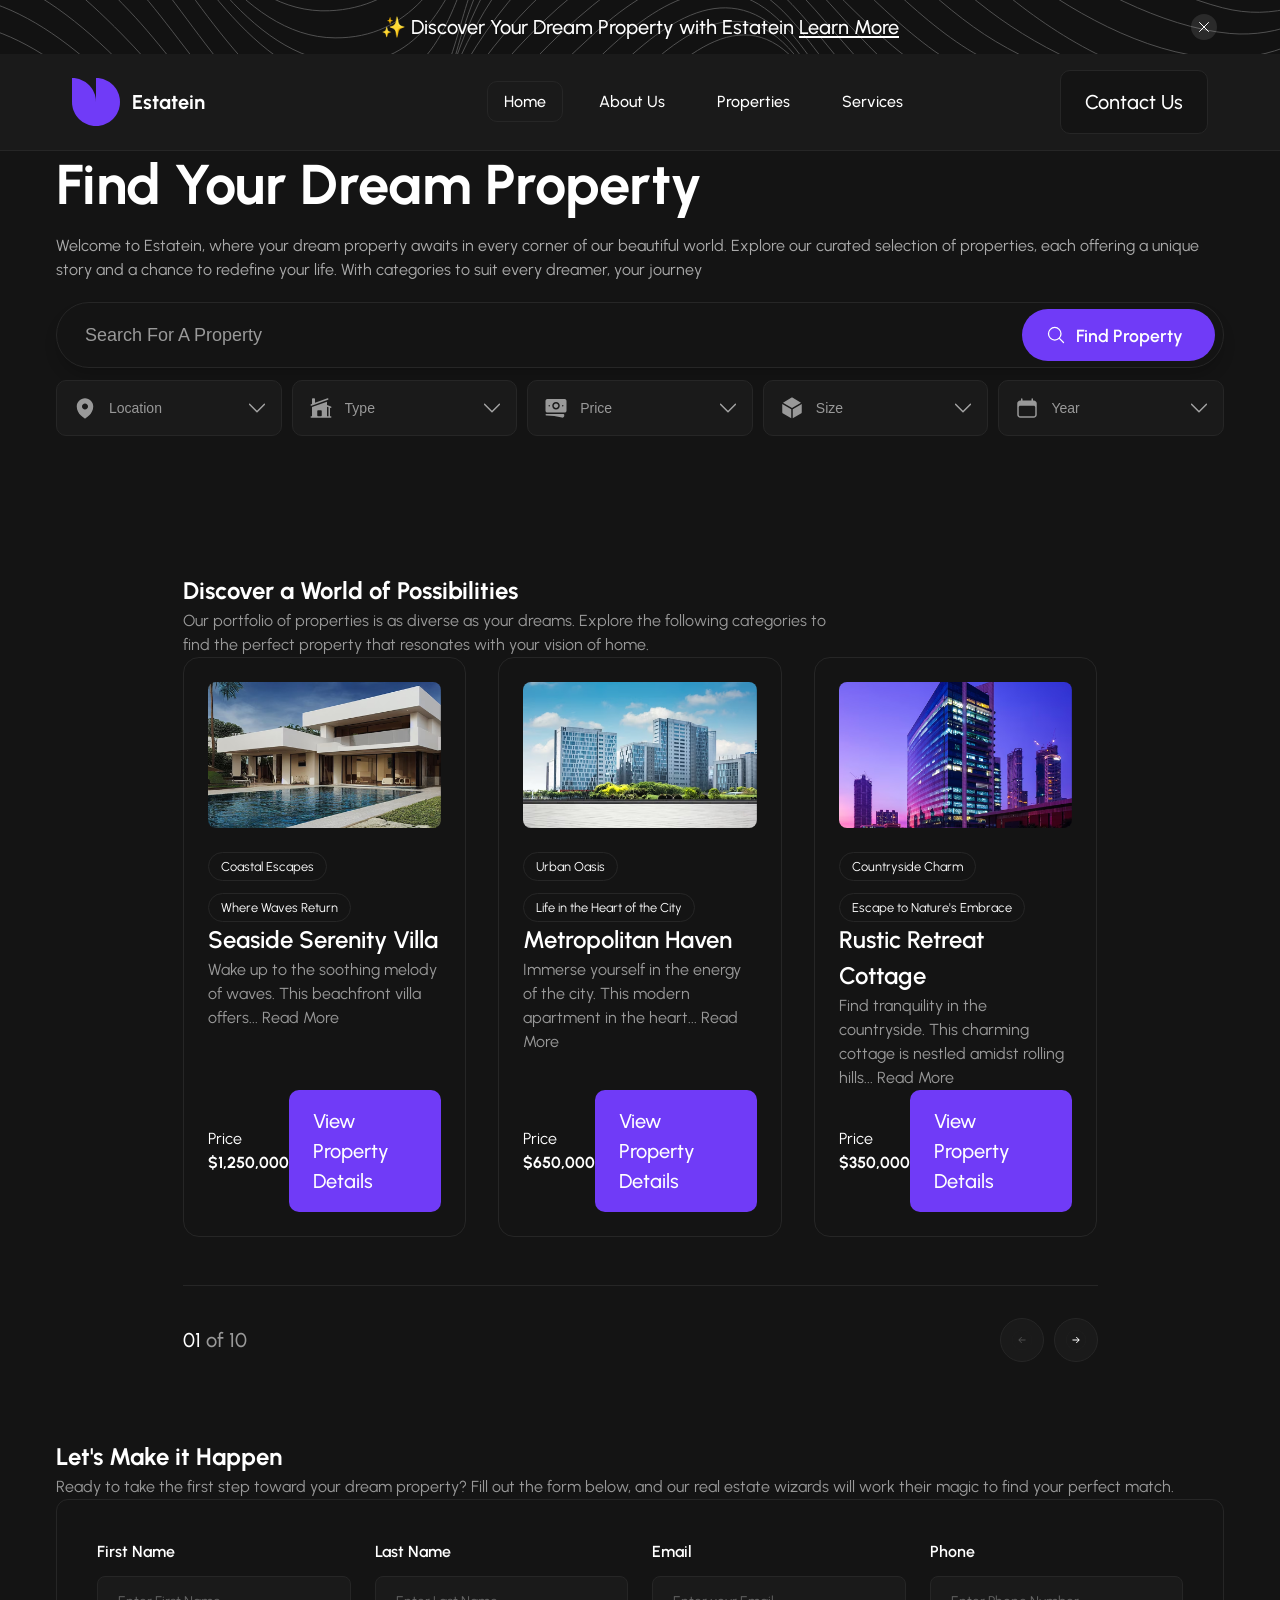
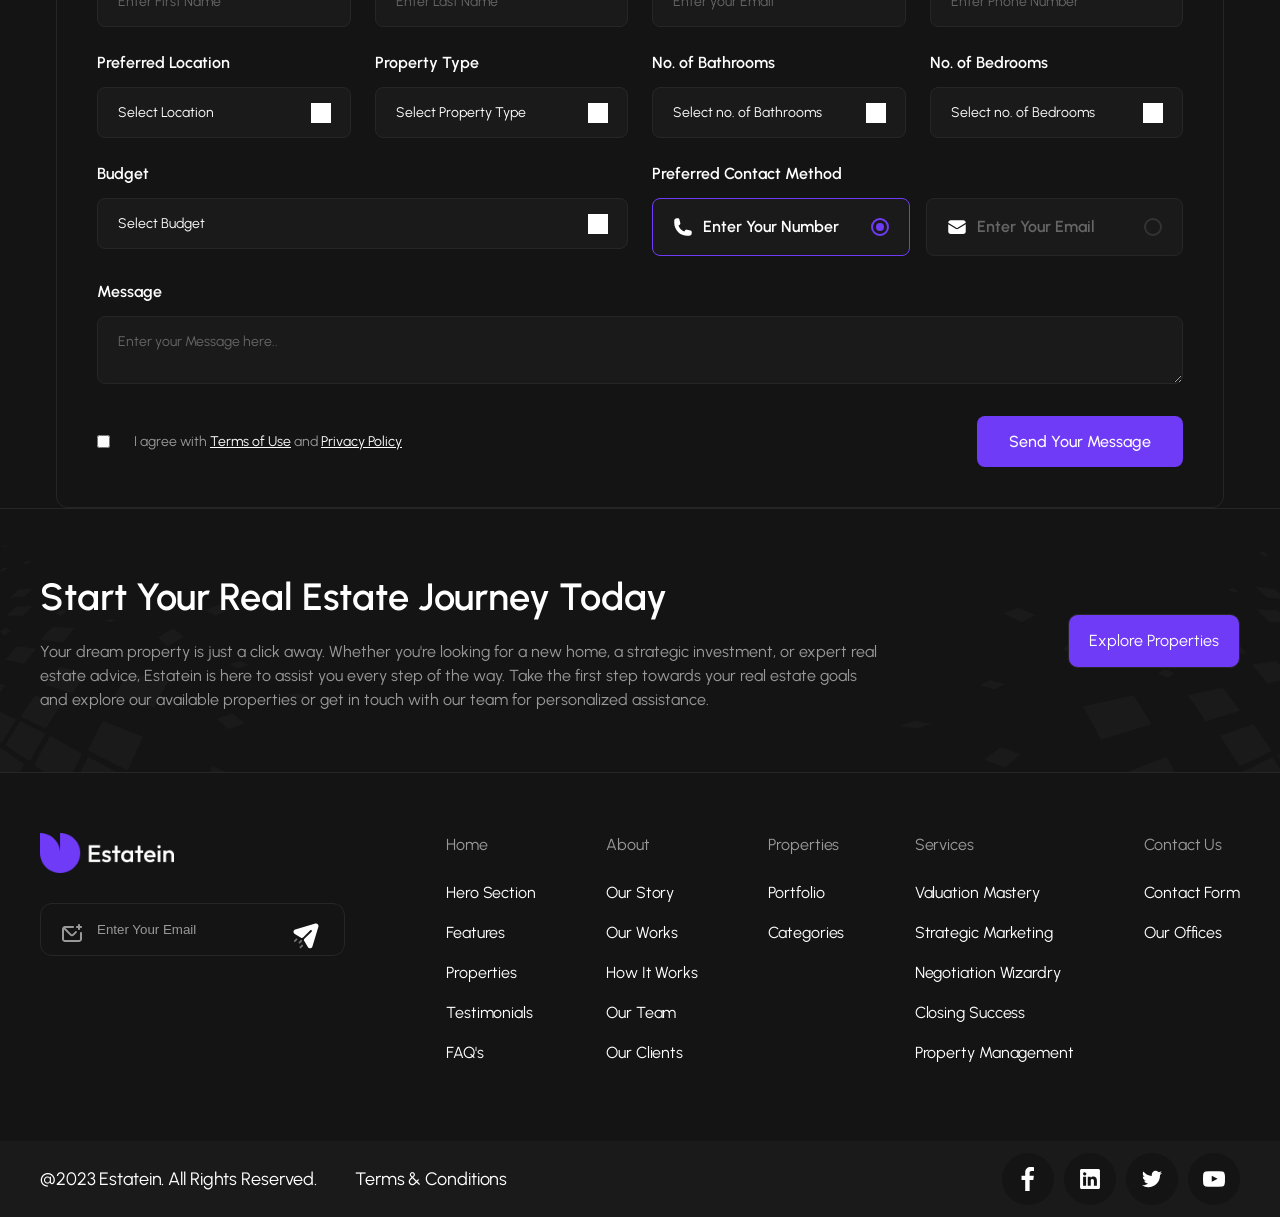
<file: Properties Page/index.html>
<!DOCTYPE html>
<html lang="en">
<head>
    <meta charset="UTF-8">
    <meta name="viewport" content="width=device-width, initial-scale=1.0">
    <title>Estatein - Real Estate Website</title>
    <link href="https://fonts.googleapis.com/css2?family=Urbanist:wght@400;500;600;700&display=swap" rel="stylesheet">
    <link rel="stylesheet" href="style.css">
</head>
<body>

<!-- TOP BANNER -->

<!-- hidden toggle banner -->
<input type="checkbox" id="top-banner-toggle" hidden>

<div class="top-banner">
    <div class="container banner-content">
        <p>
            ✨ Discover Your Dream Property with Estatein
            <a href="#" class="banner-link">Learn More</a>
        </p>

        <label for="top-banner-toggle" class="btn-close-banner" aria-label="Close banner">
            <img src="icons/close-icon.svg" alt="Close banner">
        </label>
    </div>
</div>
<header class="header">

    <div class="container header__inner">

        <!-- LOGO -->
        <a href="#" class="logo">
            <img src="icons/Logo-icon.svg" class="logo-img" alt="Estatein">
            <span class="logo-text">Estatein</span>
        </a>

        <!-- MOBILE MENU TOGGLE -->
        <input type="checkbox" id="menu-toggle" hidden>

        <!-- OVERLAY -->
        <label for="menu-toggle" class="menu-overlay"></label>

        <!-- NAVIGATION -->
        <nav class="nav-menu">
            <ul class="nav-menu__list">
                <li><a href="#" class="active">Home</a></li>
                <li><a href="#">About Us</a></li>
                <li><a href="#">Properties</a></li>
                <li><a href="#">Services</a></li>
            </ul>
        </nav>

        <!-- DESKTOP CTA -->
        <a href="#" class="btn btn--contact show-desktop">
            Contact Us
        </a>

        <!-- HAMBURGER -->
        <label for="menu-toggle" class="hamburger">
            <img src="icons/Hamburger-Icon.svg" alt="Menu">
        </label>

    </div>
</header>
<main>
    <section class="hero">
        <div class="container">
            <h1>Find Your Dream Property</h1>
            <p>Welcome to Estatein, where your dream property awaits in every corner of our beautiful world. Explore our curated selection of properties, each offering a unique story and a chance to redefine your life. With categories to suit every dreamer, your journey</p>

            <!-- SEARCH -->
            <div class="search">
                <form class="search-form">
                    <div class="search-combined">
                        <div class="search-input">
                            <input id="search" type="text" placeholder="Search For A Property" autocomplete="off">
                        </div>
                        <button type="submit" class="btn btn--primary search-btn">
                            <img src="icons/Search-Icon.svg" alt="Search">
                            Find Property
                        </button>
                    </div>

                    <div class="filters">
                        <div class="select">
                            <img src="icons/Location-icon.svg" class="select-icon" alt="">
                            <select><option>Location</option></select>
                        </div>
                        <div class="select">
                            <img src="icons/Property-Type-Icon.svg" class="select-icon" alt="">
                            <select><option>Type</option></select>
                        </div>
                        <div class="select">
                            <img src="icons/Pricing-Range-Icon.svg" class="select-icon" alt="">
                            <select><option>Price</option></select>
                        </div>
                        <div class="select">
                            <img src="icons/Property-Size-Icon.svg" class="select-icon" alt="">
                            <select><option>Size</option></select>
                        </div>
                        <div class="select">
                            <img src="icons/Build-Year-Icon.svg" class="select-icon" alt="">
                            <select><option>Year</option></select>
                        </div>
                    </div>
                </form>
            </div>
        </div>
    </section>

    <section class="properties">
        <div class="container">
            <div class="section-header">
                <div class="header-content">
                    <h2>Discover a World of Possibilities</h2>
                    <p class="text-muted">Our portfolio of properties is as diverse as your dreams. Explore the following categories to find the perfect property that resonates with your vision of home.</p>
                </div>
            </div>
            <div class="property-grid">
                <article class="property-card">
                    <div class="card-image">
                        <img src="images/Coastal-Escapes.png" alt="Seaside Serenity Villa">
                    </div>
                    <div class="card-body">
                        <div class="card-tags">
                            <span class="tag">Coastal Escapes</span>
                            <span class="tag">Where Waves Return</span>
                        </div>
                        <h3 class="card-title">Seaside Serenity Villa</h3>
                        <p class="card-desc text-muted">Wake up to the soothing melody of waves. This beachfront villa offers... <a href="#" class="read-more">Read More</a></p>
                        <div class="card-footer">
                            <div class="price-info">
                                <span class="price-label">Price</span>
                                <strong class="price-value">$1,250,000</strong>
                            </div>
                            <a href="#" class="btn btn--primary">View Property Details</a>
                        </div>
                    </div>
                </article>
                <article class="property-card">
                    <div class="card-image">
                        <img src="images/Urban-Oasis.png" alt="Metropolitan Haven">
                    </div>
                    <div class="card-body">
                        <div class="card-tags">
                            <span class="tag">Urban Oasis</span>
                            <span class="tag">Life in the Heart of the City</span>
                        </div>
                        <h3 class="card-title">Metropolitan Haven</h3>
                        <p class="card-desc text-muted">Immerse yourself in the energy of the city. This modern apartment in the heart... <a href="#" class="read-more">Read More</a></p>
                        <div class="card-footer">
                            <div class="price-info">
                                <span class="price-label">Price</span>
                                <strong class="price-value">$650,000</strong>
                            </div>
                            <a href="#" class="btn btn--primary">View Property Details</a>
                        </div>
                    </div>
                </article>
                <article class="property-card">
                    <div class="card-image">
                        <img src="images/Countryside-Charm.png" alt="Rustic Retreat Cottage">
                    </div>
                    <div class="card-body">
                        <div class="card-tags">
                            <span class="tag">Countryside Charm</span>
                            <span class="tag">Escape to Nature's Embrace</span>
                        </div>
                        <h3 class="card-title">Rustic Retreat Cottage</h3>
                        <p class="card-desc text-muted">Find tranquility in the countryside. This charming cottage is nestled amidst rolling hills... <a href="#" class="read-more">Read More</a></p>
                        <div class="card-footer">
                            <div class="price-info">
                                <span class="price-label">Price</span>
                                <strong class="price-value">$350,000</strong>
                            </div>
                            <a href="#" class="btn btn--primary">View Property Details</a>
                        </div>
                    </div>
                </article>
            </div>
            <div class="pagination-container">
                <span class="pagination-text">01 <span  class="text-muted">of 10</span></span>

                <div class="pagination-arrows">
                    <button class="arrow-btn" aria-label="Previous">
                        <img src="icons/Arrow-Left-Button.svg" alt="Pre">
                    </button>

                    <button class="arrow-btn" aria-label="Next">
                        <img src="icons/Arrow-Right-Button.svg" alt="Next">
                    </button>
                </div>
            </div>
        </div>
    </section>

    <section id="contact" class="contact">
        <div class="container">
            <div class="section-header">
                <h2>Let's Make it Happen</h2>
                <p class="text-muted">Ready to take the first step toward your dream property? Fill out the form below, and our real estate wizards will work their magic to find your perfect match.</p>
            </div>

            <form class="inquiry-form">
                <div class="form-grid">
                    <div class="form-group">
                        <label>First Name</label>
                        <input type="text" placeholder="Enter First Name">
                    </div>
                    <div class="form-group">
                        <label>Last Name</label>
                        <input type="text" placeholder="Enter Last Name">
                    </div>
                    <div class="form-group">
                        <label>Email</label>
                        <input type="email" placeholder="Enter your Email">
                    </div>
                    <div class="form-group">
                        <label>Phone</label>
                        <input type="text" placeholder="Enter Phone Number">
                    </div>

                    <div class="form-group">
                        <label>Preferred Location</label>
                        <div class="select-wrapper">
                            <select><option>Select Location</option></select>
                        </div>
                    </div>
                    <div class="form-group">
                        <label>Property Type</label>
                        <div class="select-wrapper">
                            <select><option>Select Property Type</option></select>
                        </div>
                    </div>
                    <div class="form-group">
                        <label>No. of Bathrooms</label>
                        <div class="select-wrapper">
                            <select><option>Select no. of Bathrooms</option></select>
                        </div>
                    </div>
                    <div class="form-group">
                        <label>No. of Bedrooms</label>
                        <div class="select-wrapper">
                            <select><option>Select no. of Bedrooms</option></select>
                        </div>
                    </div>

                    <div class="form-group span-2">
                        <label>Budget</label>
                        <div class="select-wrapper">
                            <select><option>Select Budget</option></select>
                        </div>
                    </div>
                    <div class="form-group span-2">
                        <label>Preferred Contact Method</label>
                        <div class="contact-method-grid">
                            <label class="method-card">
                                <input type="radio" name="contact_method" checked>
                                <div class="method-content">
                                    <div class="method-info">
                                        <img src="icons/Phone-Icon.svg" alt="">
                                        <span>Enter Your Number</span>
                                    </div>
                                    <div class="radio-dot"></div>
                                </div>
                            </label>
                            <label class="method-card">
                                <input type="radio" name="contact_method">
                                <div class="method-content">
                                    <div class="method-info">
                                        <img src="icons/Mail-Icon.svg" alt="">
                                        <span>Enter Your Email</span>
                                    </div>
                                    <div class="radio-dot"></div>
                                </div>
                            </label>
                        </div>
                    </div>

                    <div class="form-group span-4">
                        <label>Message</label>
                        <textarea placeholder="Enter your Message here.."></textarea>
                    </div>
                </div>

                <div class="form-footer">
                    <label class="checkbox-container">
                        <input type="checkbox">
                        <span class="checkmark"></span>
                        <span class="checkbox-text">I agree with <a href="#">Terms of Use</a> and <a href="#">Privacy Policy</a></span>
                    </label>
                    <button type="submit" class="btn btn--primary btn-submit">Send Your Message</button>
                </div>
            </form>
        </div>
    </section>
</main>

<footer class="footer">
    <div class="footer__cta">
        <div class="footer__container footer__cta-wrapper">
            <div class="footer__cta-content">
                <h2 class="footer__cta-title">Start Your Real Estate Journey Today</h2>
                <p class="footer__cta-desc">
                    Your dream property is just a click away. Whether you're looking for a new home, a strategic investment, or expert real estate advice, Estatein is here to assist you every step of the way. Take the first step towards your real estate goals and explore our available properties or get in touch with our team for personalized assistance.
                </p>
            </div>
            <a href="#!" class="footer__cta-btn">Explore Properties</a>
        </div>
    </div>

    <div class="footer__container footer__main">
        <div class="footer__brand">
            <a href="/" class="footer__logo-link">
                <img src="../home/assets/Logo.png" alt="Logo Estatein" class="footer__logo">
            </a>
            <form class="footer__subscribe">
                <label for="email" class="footer__subscribe-label">
                    <img src="icons/Mail-2-Icon.svg" alt="" class="footer__icon-email">
                </label>
                <input type="email" name="email" id="email" placeholder="Enter Your Email" class="footer__subscribe-input">
                <button type="submit" class="footer__subscribe-btn">
                    <img src="icons/Send-Icon.svg" alt="" class="footer__icon-send">
                </button>
            </form>
        </div>

        <div class="footer__nav">
            <div class="footer__nav-group footer__nav-group--order-1">
                <h3 class="footer__nav-title"><a href="#!">Home</a></h3>
                <ul class="footer__nav-list">
                    <li class="footer__nav-item"><a href="#!" class="footer__nav-link">Hero Section</a></li>
                    <li class="footer__nav-item"><a href="#!" class="footer__nav-link">Features</a></li>
                    <li class="footer__nav-item"><a href="#!" class="footer__nav-link">Properties</a></li>
                    <li class="footer__nav-item"><a href="#!" class="footer__nav-link">Testimonials</a></li>
                    <li class="footer__nav-item"><a href="#!" class="footer__nav-link">FAQ's</a></li>
                </ul>
            </div>
            <div class="footer__nav-group footer__nav-group--order-3">
                <h3 class="footer__nav-title"><a href="#!">Properties</a></h3>
                <ul class="footer__nav-list">
                    <li class="footer__nav-item"><a href="#!" class="footer__nav-link">Portfolio</a></li>
                    <li class="footer__nav-item"><a href="#!" class="footer__nav-link">Categories</a></li>
                </ul>
            </div>
            <div class="footer__nav-group footer__nav-group--order-5">
                <h3 class="footer__nav-title"><a href="#!">Contact Us</a></h3>
                <ul class="footer__nav-list">
                    <li class="footer__nav-item"><a href="#!" class="footer__nav-link">Contact Form</a></li>
                    <li class="footer__nav-item"><a href="#!" class="footer__nav-link">Our Offices</a></li>
                </ul>
            </div>
            <div class="footer__nav-group footer__nav-group--order-2">
                <h3 class="footer__nav-title"><a href="#!">About</a></h3>
                <ul class="footer__nav-list">
                    <li class="footer__nav-item"><a href="#!" class="footer__nav-link">Our Story</a></li>
                    <li class="footer__nav-item"><a href="#!" class="footer__nav-link">Our Works</a></li>
                    <li class="footer__nav-item"><a href="#!" class="footer__nav-link">How It Works</a></li>
                    <li class="footer__nav-item"><a href="#!" class="footer__nav-link">Our Team</a></li>
                    <li class="footer__nav-item"><a href="#!" class="footer__nav-link">Our Clients</a></li>
                </ul>
            </div>
            <div class="footer__nav-group footer__nav-group--order-4">
                <h3 class="footer__nav-title"><a href="#!">Services</a></h3>
                <ul class="footer__nav-list">
                    <li class="footer__nav-item"><a href="#!" class="footer__nav-link">Valuation Mastery</a></li>
                    <li class="footer__nav-item"><a href="#!" class="footer__nav-link">Strategic Marketing</a></li>
                    <li class="footer__nav-item"><a href="#!" class="footer__nav-link">Negotiation Wizardry</a></li>
                    <li class="footer__nav-item"><a href="#!" class="footer__nav-link">Closing Success</a></li>
                    <li class="footer__nav-item"><a href="#!" class="footer__nav-link">Property Management</a></li>
                </ul>
            </div>
        </div>
    </div>

    <div class="footer__bottom">
        <div class="footer__container footer__bottom-wrapper">
            <div class="footer__legal">
                <p>@2023 Estatein. All Rights Reserved.</p>
                <p>Terms & Conditions</p>
            </div>
            <div class="footer__social">
                <a href="#!" class="footer__social-link">
                    <img src="../home/assets/icon/fb-icon.svg" alt="Estatein Fanpage" class="footer__social-icon">
                </a>
                <a href="#!" class="footer__social-link">
                    <img src="../home/assets/icon/linkedin-icon.svg" alt="Estatein Linkedin" class="footer__social-icon">
                </a>
                <a href="#!" class="footer__social-link">
                    <img src="../home/assets/icon/twitter-icon.svg" alt="Estatein X (Twitter)" class="footer__social-icon">
                </a>
                <a href="#!" class="footer__social-link">
                    <img src="../home/assets/icon/youtube-icon.svg" alt="Estatein Youtube" class="footer__social-icon">
                </a>
            </div>
        </div>
    </div>
</footer>

</body>
</html>
</file>
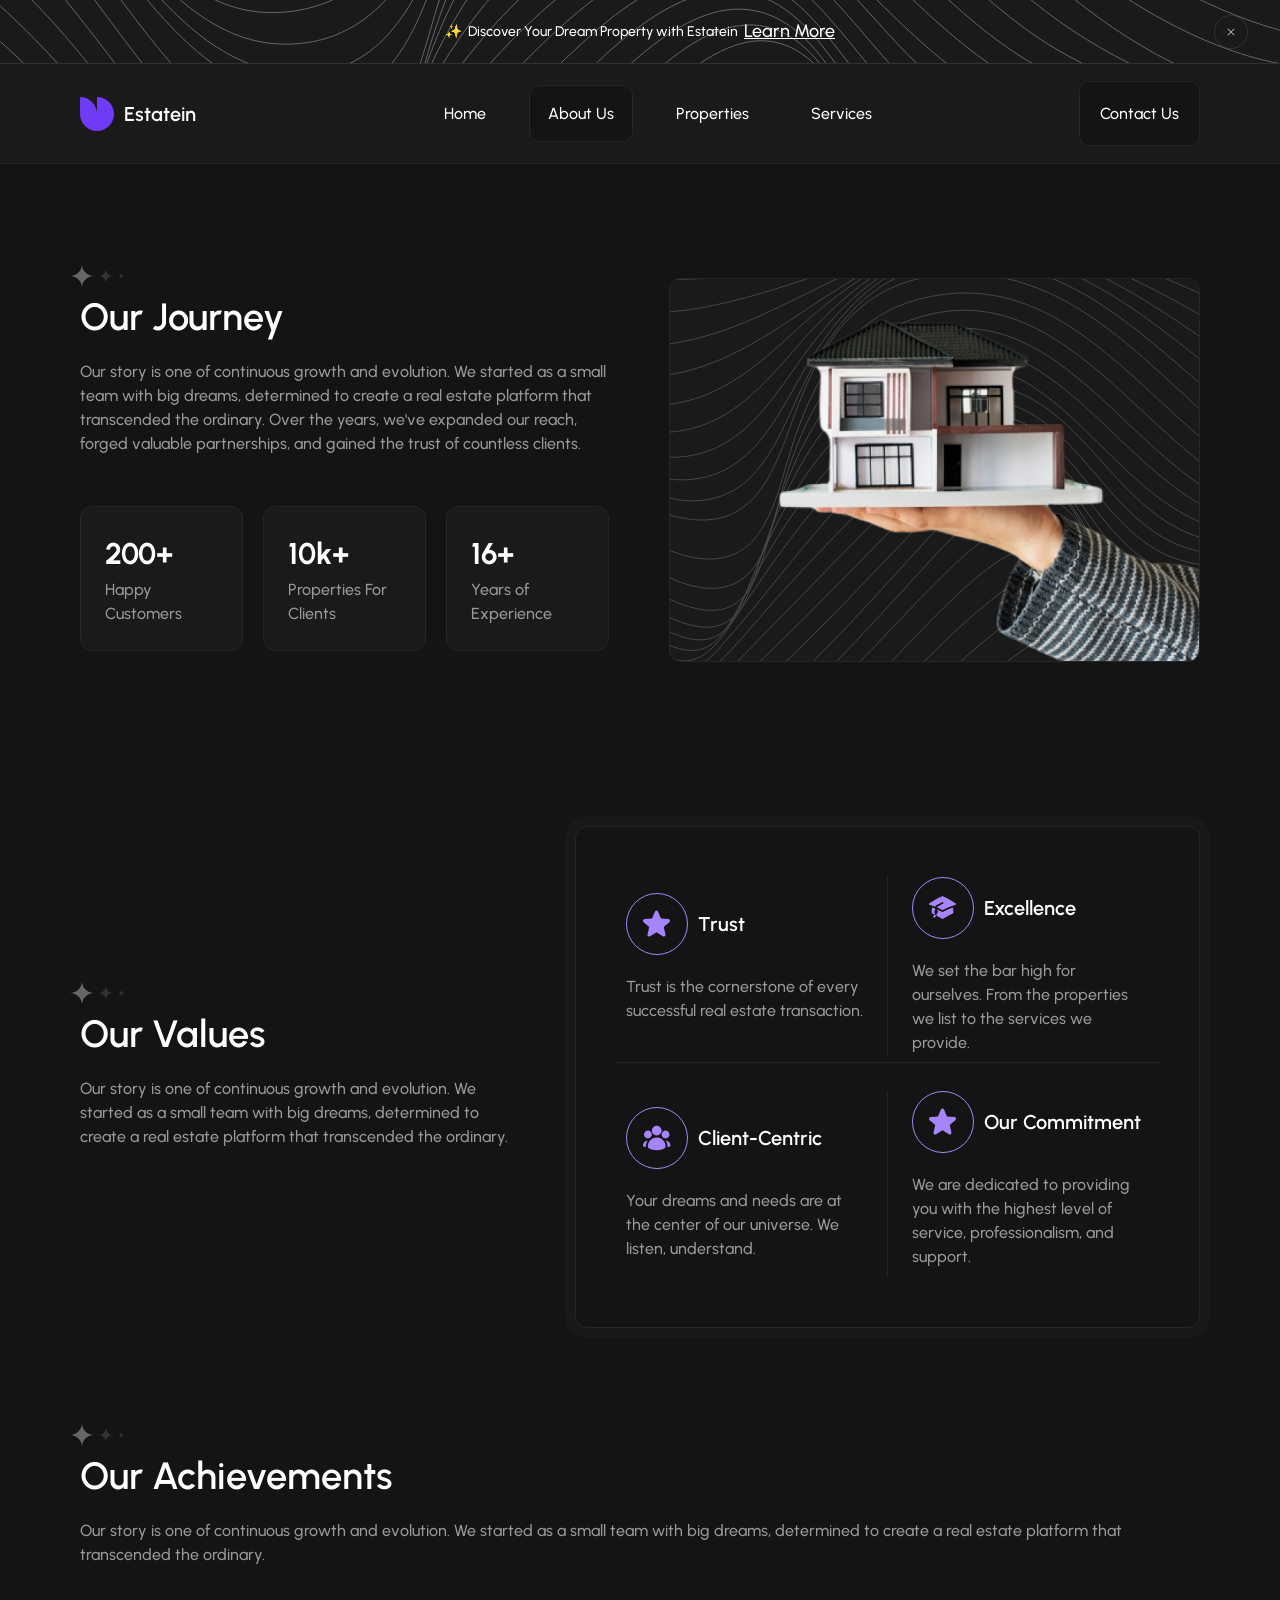
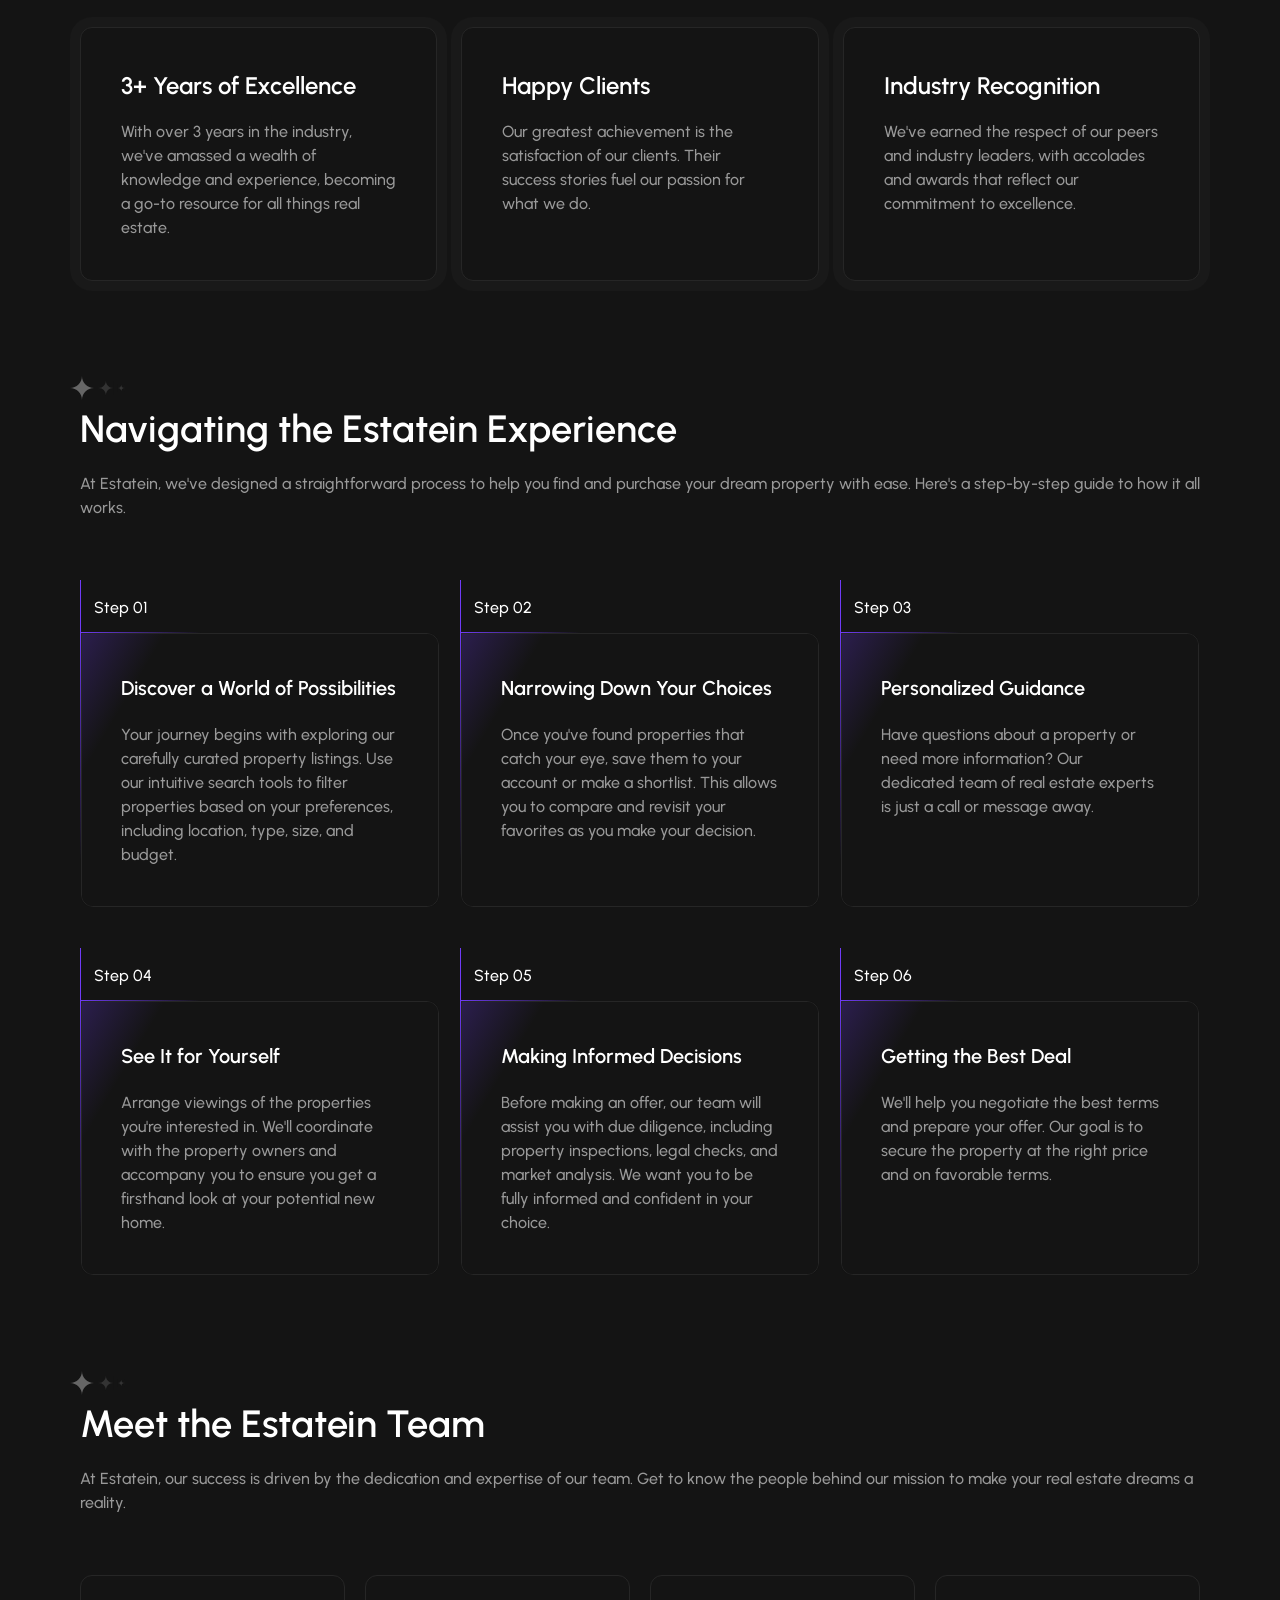
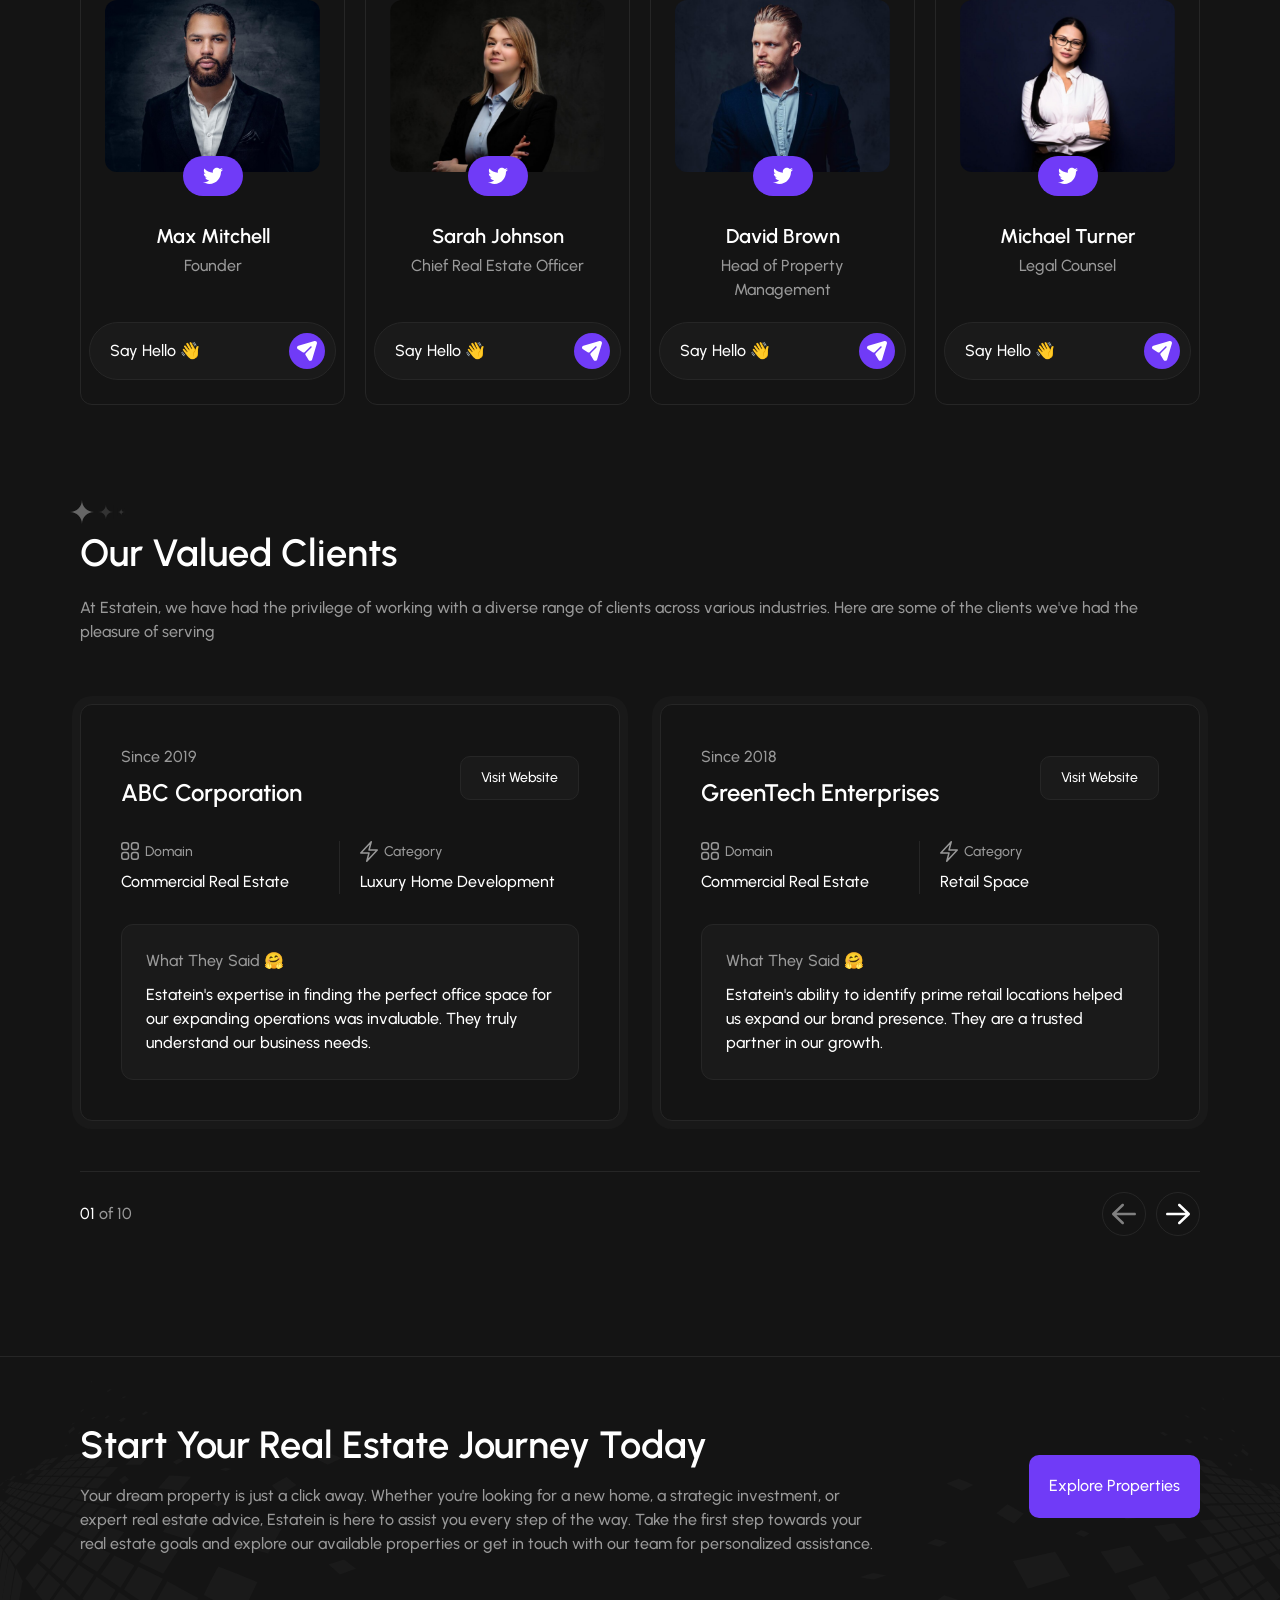
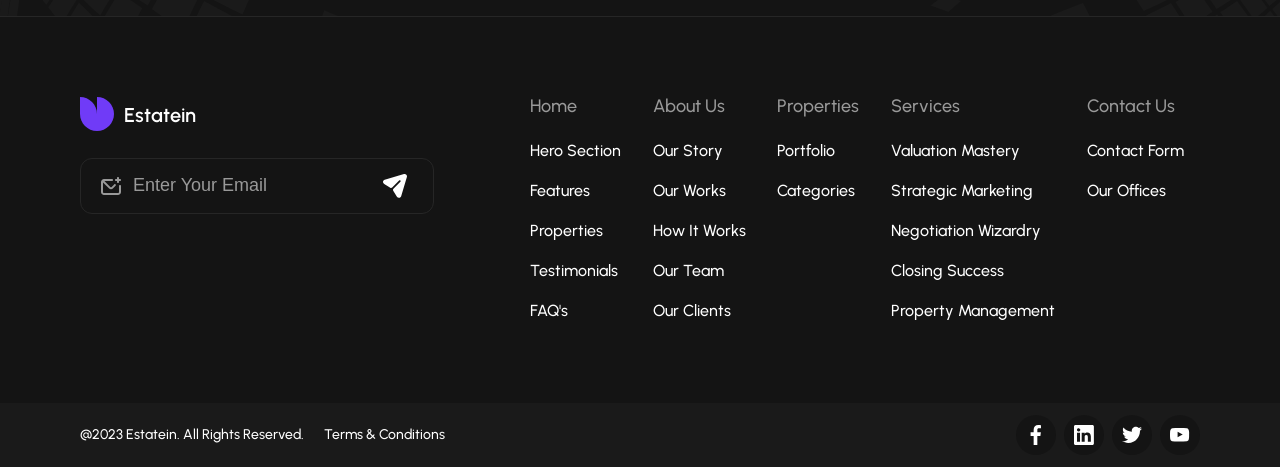
<file: about.html>
<!doctype html>
<html lang="en">

<head>
    <meta charset="UTF-8">
    <meta name="viewport"
          content="width=device-width, user-scalable=no, initial-scale=1.0, maximum-scale=1.0, minimum-scale=1.0">
    <meta http-equiv="X-UA-Compatible" content="ie=edge">
    <title>About Us Page</title>
    <!-- CSS Links -->
    <link rel="stylesheet" href="./assets/css/reset.css">
    <link rel="preconnect" href="https://fonts.googleapis.com">
    <link rel="preconnect" href="https://fonts.gstatic.com" crossorigin>
    <link href="https://fonts.googleapis.com/css2?family=Urbanist:ital,wght@0,100..900;1,100..900&display=swap"
          rel="stylesheet">
    <link rel="stylesheet" href="./assets/css/style.css">
    <link rel="stylesheet" href="./assets/css/responsive.css">
</head>

<body>

<!-- 1. Announcement Bar: Thanh thông báo trên cùng trải dài -->
<div class="announcement">
    <input type="checkbox" id="hide-announcement" class="announcement__toggle" />
    <div class="announcement__content">
        <p class="announcement__text">
            <span>✨</span> Discover Your Dream Property with Estatein
            <a href="#" class="announcement__link">Learn More</a>
        </p>
        <label for="hide-announcement" class="announcement__close">
            <img class="announcement__close-icon" src="./assets/images/icons/close.svg" alt="Close" />
        </label>
    </div>
</div>

<!-- 2. Header: Thanh điều hướng  -->
<header class="header">
    <input type="checkbox" id="nav-toggle" class="header__nav-toggle">
    <div class="container header__container">
        <div class="header__logo">
            <a href="#" class="header__logo-link">
                <img src="./assets/images/logo.svg" alt="Estatein logo" class="header__logo-img">
            </a>
            <p class="header__logo-text">Estatein</p>
        </div>

        <div class="header__menu">
            <nav class="header__nav">
                <ul class="nav-list">
                    <li class="nav-list__item">
                        <a href="index.html" class="nav-list__link">Home</a>
                    </li>
                    <li class="nav-list__item">
                        <a href="about.html" class="nav-list__link nav-list__link--active">About Us</a>
                    </li>
                    <li class="nav-list__item">
                        <a href="properties.html" class="nav-list__link">Properties</a>
                    </li>
                    <li class="nav-list__item">
                        <a href="services.html" class="nav-list__link">Services</a>
                    </li>
                </ul>
            </nav>

            <div class="header__action">
                <a href="contact.html" class="btn btn--outline btn--contact">
                    Contact Us
                </a>
            </div>
        </div>

        <!-- Hamburger Button (Mobile Only) -->
        <label for="nav-toggle" class="header__burger" aria-label="Toggle navigation">
            <img src="./assets/images/icons/menu-icon.svg" alt="Menu" class="header__burger-icon-open">
            <img src="./assets/images/icons/close.svg" alt="Close" class="header__burger-icon-close">
        </label>
    </div>
    <!-- Overlay: label để click vào sẽ đóng menu -->
    <label for="nav-toggle" class="header__overlay" aria-hidden="true"></label>
</header>

<!-- 3. Main Content: Khu vực chứa các section chính của trang -->
<main class="main-content">
    <!-- Section 1: Our Journey (Hành trình phát triển) -->
    <section class="journey">
        <div class="container journey__container">
            <!-- Left Content -->
            <div class="journey__content">
                <div class="section-heading">
                    <div class="section-heading__stars">
                        <!-- Placeholder cho 3 sao -->
                        <img src="./assets/images/icons/stars.svg" alt="Stars">
                    </div>
                    <h2 class="section-heading__title">Our Journey</h2>
                    <p class="section-heading__description">
                        Our story is one of continuous growth and evolution. We started as a small team with big
                        dreams, determined to create a real estate platform that transcended the ordinary. Over
                        the
                        years, we've expanded our reach, forged valuable partnerships, and gained the trust of
                        countless clients.
                    </p>
                </div>

                <!-- Stats Row -->
                <div class="journey__stats">
                    <div class="stat-card">
                        <h3 class="stat-card__number">200+</h3>
                        <p class="stat-card__label">Happy Customers</p>
                    </div>
                    <div class="stat-card">
                        <h3 class="stat-card__number">10k+</h3>
                        <p class="stat-card__label">Properties For Clients</p>
                    </div>
                    <div class="stat-card">
                        <h3 class="stat-card__number">16+</h3>
                        <p class="stat-card__label">Years of Experience</p>
                    </div>
                </div>
            </div>

            <!-- Right Image -->
            <div class="journey__image-wrapper">
                <!-- Placeholder cho hình ảnh bàn tay -->
                <img src="./assets/images/background/journey-image.png" alt="Hand holding house"
                     class="journey__image">
            </div>
        </div>
    </section>

    <!-- Section 2: Our Values (Giá trị cốt lõi) -->
    <section class="values">
        <div class="container values__container">
            <!-- Left Content -->
            <div class="values__content">
                <div class="section-heading">
                    <div class="section-heading__stars">
                        <img src="./assets/images/icons/stars.svg" alt="Stars">
                    </div>
                    <h2 class="section-heading__title">Our Values</h2>
                    <p class="section-heading__description">
                        Our story is one of continuous growth and evolution. We started as a small team with big
                        dreams, determined to create a real estate platform that transcended the ordinary.
                    </p>
                </div>
            </div>

            <!-- Right Grid -->
            <div class="values__grid">
                <!-- Value Card 1 -->
                <div class="value-card">
                    <div class="value-card__header">
                        <div class="value-card__icon">
                            <img src="./assets/images/icons/trust-icon.svg" alt="Trust">
                        </div>
                        <h3 class="value-card__title">Trust</h3>
                    </div>
                    <p class="value-card__desc">
                        Trust is the cornerstone of every successful real estate transaction.
                    </p>
                </div>

                <!-- Value Card 2 -->
                <div class="value-card">
                    <div class="value-card__header">
                        <div class="value-card__icon">
                            <img src="./assets/images/icons/excellence-icon.svg" alt="Excellence">
                        </div>
                        <h3 class="value-card__title">Excellence</h3>
                    </div>
                    <p class="value-card__desc">
                        We set the bar high for ourselves. From the properties we list to the services we
                        provide.
                    </p>
                </div>

                <!-- Value Card 3 -->
                <div class="value-card">
                    <div class="value-card__header">
                        <div class="value-card__icon">
                            <img src="./assets/images/icons/client-centric-icon.svg" alt="Client-Centric">
                        </div>
                        <h3 class="value-card__title">Client-Centric</h3>
                    </div>
                    <p class="value-card__desc">
                        Your dreams and needs are at the center of our universe. We listen, understand.
                    </p>
                </div>

                <!-- Value Card 4 -->
                <div class="value-card">
                    <div class="value-card__header">
                        <div class="value-card__icon">
                            <img src="./assets/images/icons/trust-icon.svg" alt="Our Commitment">
                        </div>
                        <h3 class="value-card__title">Our Commitment</h3>
                    </div>
                    <p class="value-card__desc">
                        We are dedicated to providing you with the highest level of service, professionalism,
                        and
                        support.
                    </p>
                </div>
            </div>
        </div>
    </section>
    <!-- Section 3: Our Achievements (Thành tựu)-->
    <section class="achievements">
        <div class="container achievements__container">
            <div class="section-heading">
                <div class="section-heading__stars">
                    <img src="./assets/images/icons/stars.svg" alt="Stars">
                </div>
                <h2 class="section-heading__title">Our Achievements</h2>
                <p class="section-heading__description">
                    Our story is one of continuous growth and evolution. We started as a small team with big
                    dreams,
                    determined to create a real estate platform that transcended the ordinary.
                </p>
            </div>

            <div class="achievements__grid">
                <!-- Card 1 -->
                <div class="achievement-card">
                    <h3 class="achievement-card__title">3+ Years of Excellence</h3>
                    <p class="achievement-card__desc">
                        With over 3 years in the industry, we've amassed a wealth of knowledge and experience,
                        becoming a go-to resource for all things real estate.
                    </p>
                </div>

                <!-- Card 2 -->
                <div class="achievement-card">
                    <h3 class="achievement-card__title">Happy Clients</h3>
                    <p class="achievement-card__desc">
                        Our greatest achievement is the satisfaction of our clients. Their success stories fuel
                        our
                        passion for what we do.
                    </p>
                </div>

                <!-- Card 3 -->
                <div class="achievement-card">
                    <h3 class="achievement-card__title">Industry Recognition</h3>
                    <p class="achievement-card__desc">
                        We've earned the respect of our peers and industry leaders, with accolades and awards
                        that
                        reflect our commitment to excellence.
                    </p>
                </div>
            </div>
        </div>
    </section>

    <!-- Section 4: Experience (Trải nghiệm) -->
    <section class="experience">
        <div class="container experience__container">
            <div class="section-heading">
                <div class="section-heading__stars">
                    <img src="./assets/images/icons/stars.svg" alt="Stars">
                </div>
                <h2 class="section-heading__title">Navigating the Estatein Experience</h2>
                <p class="section-heading__description">
                    At Estatein, we've designed a straightforward process to help you find and purchase your
                    dream
                    property with ease. Here's a step-by-step guide to how it all works.
                </p>
            </div>

            <div class="experience__grid">
                <!-- Step 01 -->
                <div class="step-card">
                    <div class="step-card__step">Step 01</div>
                    <div class="step-card__content">
                        <h3 class="step-card__title">Discover a World of Possibilities</h3>
                        <p class="step-card__desc">
                            Your journey begins with exploring our carefully curated property listings. Use our
                            intuitive search tools to filter properties based on your preferences, including
                            location, type, size, and budget.
                        </p>
                    </div>
                </div>

                <!-- Step 02 -->
                <div class="step-card">
                    <div class="step-card__step">Step 02</div>
                    <div class="step-card__content">
                        <h3 class="step-card__title">Narrowing Down Your Choices</h3>
                        <p class="step-card__desc">
                            Once you've found properties that catch your eye, save them to your account or make
                            a
                            shortlist. This allows you to compare and revisit your favorites as you make your
                            decision.
                        </p>
                    </div>
                </div>

                <!-- Step 03 -->
                <div class="step-card">
                    <div class="step-card__step">Step 03</div>
                    <div class="step-card__content">
                        <h3 class="step-card__title">Personalized Guidance</h3>
                        <p class="step-card__desc">
                            Have questions about a property or need more information? Our dedicated team of real
                            estate experts is just a call or message away.
                        </p>
                    </div>
                </div>

                <!-- Step 04 -->
                <div class="step-card">
                    <div class="step-card__step">Step 04</div>
                    <div class="step-card__content">
                        <h3 class="step-card__title">See It for Yourself</h3>
                        <p class="step-card__desc">
                            Arrange viewings of the properties you're interested in. We'll coordinate with the
                            property owners and accompany you to ensure you get a firsthand look at your
                            potential
                            new home.
                        </p>
                    </div>
                </div>

                <!-- Step 05 -->
                <div class="step-card">
                    <div class="step-card__step">Step 05</div>
                    <div class="step-card__content">
                        <h3 class="step-card__title">Making Informed Decisions</h3>
                        <p class="step-card__desc">
                            Before making an offer, our team will assist you with due diligence, including
                            property
                            inspections, legal checks, and market analysis. We want you to be fully informed and
                            confident in your choice.
                        </p>
                    </div>
                </div>

                <!-- Step 06 -->
                <div class="step-card">
                    <div class="step-card__step">Step 06</div>
                    <div class="step-card__content">
                        <h3 class="step-card__title">Getting the Best Deal</h3>
                        <p class="step-card__desc">
                            We'll help you negotiate the best terms and prepare your offer. Our goal is to
                            secure
                            the property at the right price and on favorable terms.
                        </p>
                    </div>
                </div>
            </div>
        </div>
    </section>

    <!-- Section 5: Đội ngũ Team  -->
    <section class="team">
        <div class="container team__container">
            <div class="section-heading">
                <div class="section-heading__stars">
                    <img src="./assets/images/icons/stars.svg" alt="Stars">
                </div>
                <h2 class="section-heading__title">Meet the Estatein Team</h2>
                <p class="section-heading__description">
                    At Estatein, our success is driven by the dedication and expertise of our team. Get to know
                    the
                    people behind our mission to make your real estate dreams a reality.
                </p>
            </div>

            <div class="team__grid">
                <!-- Team Card 1 -->
                <div class="team-card">
                    <div class="team-card__image-wrapper">
                        <img src="./assets/images/team/team-1.png" alt="Max Mitchell" class="team-card__image">
                        <a href="#" class="team-card__social">
                            <img src="./assets/images/icons/twitter.svg" alt="Twitter">
                        </a>
                    </div>
                    <h3 class="team-card__name">Max Mitchell</h3>
                    <p class="team-card__role">Founder</p>
                    <a href="#" class="team-card__contact">
                        <span>Say Hello 👋</span>
                        <div class="team-card__contact-icon">
                            <img src="./assets/images/icons/send.svg" alt="Send">
                        </div>
                    </a>
                </div>

                <!-- Team Card 2 -->
                <div class="team-card">
                    <div class="team-card__image-wrapper">
                        <img src="./assets/images/team/team-2.png" alt="Sarah Johnson" class="team-card__image">
                        <a href="#" class="team-card__social">
                            <img src="./assets/images/icons/twitter.svg" alt="Twitter">
                        </a>
                    </div>
                    <h3 class="team-card__name">Sarah Johnson</h3>
                    <p class="team-card__role">Chief Real Estate Officer</p>
                    <a href="#" class="team-card__contact">
                        <span>Say Hello 👋</span>
                        <div class="team-card__contact-icon">
                            <img src="./assets/images/icons/send.svg" alt="Send">
                        </div>
                    </a>
                </div>

                <!-- Team Card 3 -->
                <div class="team-card">
                    <div class="team-card__image-wrapper">
                        <img src="./assets/images/team/team-3.png" alt="David Brown" class="team-card__image">
                        <a href="#" class="team-card__social">
                            <img src="./assets/images/icons/twitter.svg" alt="Twitter">
                        </a>
                    </div>
                    <h3 class="team-card__name">David Brown</h3>
                    <p class="team-card__role">Head of Property Management</p>
                    <a href="#" class="team-card__contact">
                        <span>Say Hello 👋</span>
                        <div class="team-card__contact-icon">
                            <img src="./assets/images/icons/send.svg" alt="Send">
                        </div>
                    </a>
                </div>

                <!-- Team Card 4 -->
                <div class="team-card">
                    <div class="team-card__image-wrapper">
                        <img src="./assets/images/team/team-4.png" alt="Michael Turner" class="team-card__image">
                        <a href="#" class="team-card__social">
                            <img src="./assets/images/icons/twitter.svg" alt="Twitter">
                        </a>
                    </div>
                    <h3 class="team-card__name">Michael Turner</h3>
                    <p class="team-card__role">Legal Counsel</p>
                    <a href="#" class="team-card__contact">
                        <span>Say Hello 👋</span>
                        <div class="team-card__contact-icon">
                            <img src="./assets/images/icons/send.svg" alt="Send">
                        </div>
                    </a>
                </div>
            </div>
        </div>
    </section>

    <!-- Section 6: (Clients) -->
    <section class="clients">
        <div class="container clients__container">
            <div class="section-heading">
                <div class="section-heading__stars">
                    <img src="./assets/images/icons/stars.svg" alt="Stars">
                </div>
                <h2 class="section-heading__title">Our Valued Clients</h2>
                <p class="section-heading__description">
                    At Estatein, we have had the privilege of working with a diverse range of clients across
                    various
                    industries. Here are some of the clients we've had the pleasure of serving
                </p>
            </div>

            <div class="clients__grid">
                <!-- Client Card 1 -->
                <div class="client-card">
                    <div class="client-card__header">
                        <div class="client-card__info">
                            <span class="client-card__since">Since 2019</span>
                            <h3 class="client-card__title">ABC Corporation</h3>
                        </div>
                        <a href="#" class="client-card__btn">Visit Website</a>
                    </div>
                    <div class="client-card__details">
                        <div class="client-card__detail">
                            <div class="client-card__detail-label">
                                <img src="./assets/images/icons/domain.svg" alt="Domain">
                                <span>Domain</span>
                            </div>
                            <p class="client-card__detail-value">Commercial Real Estate</p>
                        </div>
                        <div class="client-card__detail">
                            <div class="client-card__detail-label">
                                <img src="./assets/images/icons/category.svg" alt="Category">
                                <span>Category</span>
                            </div>
                            <p class="client-card__detail-value">Luxury Home Development</p>
                        </div>
                    </div>
                    <div class="client-card__testimonial">
                        <h4 class="client-card__testimonial-title">What They Said 🤗</h4>
                        <p class="client-card__testimonial-desc">
                            Estatein's expertise in finding the perfect office space for our expanding
                            operations
                            was invaluable. They truly understand our business needs.
                        </p>
                    </div>
                </div>

                <!-- Client Card 2 -->
                <div class="client-card">
                    <div class="client-card__header">
                        <div class="client-card__info">
                            <span class="client-card__since">Since 2018</span>
                            <h3 class="client-card__title">GreenTech Enterprises</h3>
                        </div>
                        <a href="#" class="client-card__btn">Visit Website</a>
                    </div>
                    <div class="client-card__details">
                        <div class="client-card__detail">
                            <div class="client-card__detail-label">
                                <img src="./assets/images/icons/domain.svg" alt="Domain">
                                <span>Domain</span>
                            </div>
                            <p class="client-card__detail-value">Commercial Real Estate</p>
                        </div>
                        <div class="client-card__detail">
                            <div class="client-card__detail-label">
                                <img src="./assets/images/icons/category.svg" alt="Category">
                                <span>Category</span>
                            </div>
                            <p class="client-card__detail-value">Retail Space</p>
                        </div>
                    </div>
                    <div class="client-card__testimonial">
                        <h4 class="client-card__testimonial-title">What They Said 🤗</h4>
                        <p class="client-card__testimonial-desc">
                            Estatein's ability to identify prime retail locations helped us expand our brand
                            presence. They are a trusted partner in our growth.
                        </p>
                    </div>
                </div>
            </div>

            <div class="clients__pagination">
                <div class="clients__page-info">
                    <strong>01</strong> of 10
                </div>
                <div class="clients__page-controls">
                    <button class="clients__page-btn">
                        <img src="./assets/images/icons/arrow-left.svg" alt="Previous">
                    </button>
                    <button class="clients__page-btn clients__page-btn--next">
                        <img src="./assets/images/icons/arrow-right.svg" alt="Next">
                    </button>
                </div>
            </div>
        </div>
    </section>

    <!-- Section 7: Call to Action (CTA)-->
    <section class="cta">
        <div class="container cta__container">
            <div class="cta__content">
                <h2 class="cta__title">Start Your Real Estate Journey Today</h2>
                <p class="cta__description">
                    Your dream property is just a click away. Whether you're looking for a new home, a strategic
                    investment, or expert real estate advice, Estatein is here to assist you every step of the
                    way.
                    Take the first step towards your real estate goals and explore our available properties or
                    get
                    in touch with our team for personalized assistance.
                </p>
            </div>
            <div class="cta__action">
                <a href="#" class="btn btn--primary">Explore Properties</a>
            </div>
        </div>
    </section>
</main>

<!-- 4. Footer -->
<footer class="footer">
    <div class="container footer__container">
        <div class="footer__top">
            <!-- Brand & Newsletter -->
            <div class="footer__brand">
                <div class="footer__logo">
                    <a href="#" class="logo__icon">
                        <img src="./assets/images/logo.svg" alt="Estatein">
                    </a>
                    <p class="logo__text">Estatein</p>
                </div>

                <div class="footer__newsletter">
                    <div class="newsletter-form">
                            <span class="newsletter-form__icon">
                                <img src="./assets/images/icons/mail.svg" alt="Mail">
                            </span>
                        <input type="email" class="newsletter-form__input" placeholder="Enter Your Email">
                        <button class="newsletter-form__btn">
                            <img src="./assets/images/icons/send-white.svg" alt="Send">
                        </button>
                    </div>
                </div>
            </div>

            <!-- Footer Links -->
            <div class="footer__links">
                <div class="footer-column">
                    <h4 class="footer-column__title">Home</h4>
                    <ul class="footer-column__list">
                        <li><a href="#">Hero Section</a></li>
                        <li><a href="#">Features</a></li>
                        <li><a href="#">Properties</a></li>
                        <li><a href="#">Testimonials</a></li>
                        <li><a href="#">FAQ's</a></li>
                    </ul>
                </div>
                <div class="footer-column">
                    <h4 class="footer-column__title">About Us</h4>
                    <ul class="footer-column__list">
                        <li><a href="#">Our Story</a></li>
                        <li><a href="#">Our Works</a></li>
                        <li><a href="#">How It Works</a></li>
                        <li><a href="#">Our Team</a></li>
                        <li><a href="#">Our Clients</a></li>
                    </ul>
                </div>
                <div class="footer-column">
                    <h4 class="footer-column__title">Properties</h4>
                    <ul class="footer-column__list">
                        <li><a href="#">Portfolio</a></li>
                        <li><a href="#">Categories</a></li>
                    </ul>
                </div>
                <div class="footer-column">
                    <h4 class="footer-column__title">Services</h4>
                    <ul class="footer-column__list">
                        <li><a href="#">Valuation Mastery</a></li>
                        <li><a href="#">Strategic Marketing</a></li>
                        <li><a href="#">Negotiation Wizardry</a></li>
                        <li><a href="#">Closing Success</a></li>
                        <li><a href="#">Property Management</a></li>
                    </ul>
                </div>
                <div class="footer-column">
                    <h4 class="footer-column__title">Contact Us</h4>
                    <ul class="footer-column__list">
                        <li><a href="#">Contact Form</a></li>
                        <li><a href="#">Our Offices</a></li>
                    </ul>
                </div>
            </div>
        </div>

        <div class="footer__bottom">
            <div class="footer__copyright">
                <span>@2023 Estatein. All Rights Reserved.</span>
                <a href="#">Terms & Conditions</a>
            </div>
            <div class="footer__socials">
                <a href="#" class="social-btn"><img src="./assets/images/icons/facebook.svg" alt="Facebook"></a>
                <a href="#" class="social-btn"><img src="./assets/images/icons/linkedin.svg" alt="LinkedIn"></a>
                <a href="#" class="social-btn"><img src="./assets/images/icons/twitter.svg" alt="Twitter"></a>
                <a href="#" class="social-btn"><img src="./assets/images/icons/youtube.svg" alt="YouTube"></a>
            </div>
        </div>
    </div>
</footer>

</body>

</html>
</file>
<file: Properties Page/style.css>
/*1. VARIABLES & RESET*/
:root {
    --color-white: #FFFFFF;
    --color-bg-dark: #141414;
    --color-surface: #1A1A1A;
    --color-border: #262626;
    --color-primary: #703BF7;
    --color-primary-hover: #8A5BFA;
    --color-text-muted: #999999;
    --color-border-strong: #262626;
    --color-outline: #191919;
    --color-text-subtle: #666666;

    --text-sm: clamp(0.8rem, 1vw, 0.9rem);
    --text-md: clamp(1rem, 2vw, 1.25rem);
    --text-lg: clamp(1.25rem, 2.5vw, 1.5rem);
    --text-xl: clamp(2rem, 4vw, 3rem);

    --font-primary: 'Urbanist', sans-serif;
    --transition-smooth: 0.3s ease;

    --input-bg: #1A1A1A;
    --input-border: #262626;

    --space-2xs: clamp(0.25rem, 0.5vw, 0.5rem);
    --space-xs: clamp(0.5rem, 1vw, 0.75rem);
    --space-sm: clamp(0.75rem, 1.5vw, 1rem);
    --space-md: clamp(1rem, 2vw, 1.5rem);
    --space-lg: clamp(1.5rem, 3vw, 2rem);
    --space-xl: clamp(2rem, 4vw, 3rem);
    --space-2xl: clamp(3rem, 6vw, 5rem);
    --space-inline-xs: 0.5rem;

    --radius-sm: 6px;
    --radius-md: 10px;
    --radius-lg: 16px;
}

*, *::before, *::after {
    margin: 0;
    padding: 0;
    box-sizing: border-box;
}

body {
    font-family: var(--font-primary), sans-serif;
    background-color: var(--color-bg-dark);
    color: var(--color-white);
    line-height: 1.5;
}

a {
    text-decoration: none;
    color: inherit;
    transition: background var(--transition-smooth), transform var(--transition-smooth);
}

ul {
    list-style: none;
}

img {
    max-width: 100%;
    display: block;
}

.container {
    max-width:1200px;
    margin:0 auto;
    padding:0 16px;
}

/*2. COMPONENTS (Buttons, Fonts)*/
.text-muted {
    color: var(--color-text-muted);
}

.btn {
    display: inline-flex;
    align-items: center;
    justify-content: center;
    gap: var(--space-xs);
    padding: var(--space-sm) var(--space-md);
    border-radius: var(--radius-md);
    border: none;
    cursor: pointer;
    font-weight: 500;
    transition: background var(--transition-smooth), transform var(--transition-smooth);
    font-family: var(--font-primary), sans-serif;
    font-size: clamp(1rem, 2vw, 1.25rem);
}

.btn--primary {
    background: var(--color-primary);
    color: var(--color-white);
    padding: var(--space-sm) var(--space-md);
    min-height: 3rem;
    display: inline-flex;
    align-items: center;
    justify-content: center;
    gap: var(--space-inline-xs);
}

.btn--primary:hover {
    background-color: var(--color-primary-hover);
    transform: translateY(-2px);
}

.btn--contact {
    background: var(--color-bg-dark);
    border: 1px solid var(--color-border);
    padding: var(--space-sm) var(--space-md);
    min-height: 3.5rem;
    gap: var(--space-xs);
    color: var(--color-white);
    border-radius: 10px;
    white-space: nowrap;
}

.btn--submit {
    background: var(--color-primary);
    border-radius: 8px;
    padding: var(--space-md) var(--space-lg);
    min-height: 3.75rem;
    gap: var(--space-sm);
    color: var(--color-white);
}

/*3. BANNER & HEADER*/
.top-banner {
    background-image: url(icons/abstract-pattern-1.svg);
    background-size: cover;
    background-position: center;
    background-repeat: no-repeat;
    position: relative;
    color: #fff;
}

#top-banner-toggle:checked + .top-banner {
    display: none;
}

.top-banner::before {
    content: "";
    position: absolute;
    inset: 0;
    background: rgba(0, 0, 0, 0.1);
}

.banner-content {
    position: relative;
    display: flex;
    justify-content: center;
    align-items: center;
    padding: 12px 20px;
}

.banner-content p {
    text-align: center;
}

.btn-close-banner {
    position: absolute;
    right: 20px;
    top: 50%;
    transform: translateY(-50%);
    cursor: pointer;
    display: flex;
    align-items: center;
    justify-content: center;
    color: #fff;
    width: 32px;
    height: 32px;
    border-radius: 50%;
    transition: 0.2s;
}

.btn-close-banner:hover {
    background: rgba(255, 255, 255, 0.15);
}

.top-banner p {
    font-size: clamp(1rem, 2vw, 1.25rem);
    font-weight: 500;
    text-align: center;
}

.banner-link {
    color: var(--color-white);
    text-decoration: underline;
    text-underline-offset: 2px;
}

.header {
    background: var(--color-surface);
    border-bottom: 1px solid rgba(38, 38, 38, 1);
    position: sticky;
    top: 0;
    z-index: 100;
}

.header__inner {
    display: flex;
    justify-content: space-between;
    align-items: center;
    padding-block: var(--space-sm);
    gap: var(--space-lg);
}

.logo {
    display: flex;
    align-items: center;
    gap: var(--space-xs);
}

.logo-text {
    white-space: nowrap;
    font-size: clamp(1rem, 2vw, 1.25rem);
    font-weight: 700;
}

.nav-menu {
    position:fixed;
    inset:0;
    background:#141414;
    display:flex;
    justify-content:center;
    align-items:center;
    transform:translateX(100%);
    opacity: 0;
    pointer-events: none;
    transition:.3s;
    z-index: 99;
}

#menu-toggle:checked ~ .nav-menu{
    transform:translateX(0);
    opacity: 1;
    pointer-events: auto;
}

.nav-menu__list{
    display:flex;
    flex-direction:column;
    align-items: center;
    gap:20px;
}

.nav-menu__list a {
    padding: 10px 16px;
    border-radius: 10px;
    color: #fff;
    font-weight: 500;
    transition: 0.25s;
}

.nav-menu__list a.active {
    background: var(--input-bg);
    border: 1px solid var(--input-border);
}

.nav-menu__list a:hover {
    background: var(--input-bg);
}

.show-desktop {
    display: none;
}

/*4. HERO SECTION + SEARCH BAR (ĐÃ CHỈNH SỬA GIỐNG ẢNH)*/
.hero{
    padding-bottom: 60px;
}

.hero h1 {
    font-size: clamp(32px, 5vw, 56px);
    line-height: 1.2;
    margin-bottom: 16px;
}

.hero p {
    color:#aaa;
}

.search {
    margin-top: 20px;
}

.search-combined {
    display: flex;
    align-items: center;
    width: 100%;
    background: var(--color-bg-dark);
    border: 1px solid var(--color-border);
    border-radius: 9999px;
    padding: 6px 6px 6px 20px;
    gap: 12px;
    box-shadow: 0 10px 15px -3px rgb(0 0 0 / 0.2);
    transition: all 0.3s ease;
}

.search-combined button {
    flex-shrink: 0;
}

.search-combined:hover {
    border-color: var(--color-primary);
    box-shadow: 0 10px 20px -3px rgb(112 59 247 / 0.3);
}

.search-input {
    flex: 1;
}

.search-input input {
    width: 100%;
    background: transparent;
    border: none;
    outline: none;
    color: #ffffff;
    font-size: 1.125rem;
    font-weight: 500;
    padding: 0;
    height: 52px;
    line-height: 52px;
}

.search-input input::placeholder {
    color: #999999;
    font-weight: 400;
}

/* Nút Find Property */
.search-btn {
    border-radius: 9999px;
    padding: 12px 24px 12px 20px;
    height: 52px;
    min-height: auto;
    white-space: nowrap;
    display: flex;
    align-items: center;
    gap: 10px;
    font-size: 1rem;
    font-weight: 600;
    background: var(--color-primary);
    color: var(--color-white);
}

.search-btn:hover {
    background-color: var(--color-primary-hover);
    transform: translateY(-2px);
}

.search-btn img {
    filter: brightness(0) invert(1);
    width: 20px;
    height: 20px;
}

/* Filters */
.filters{
    margin-top:12px;
    display:grid;
    grid-template-columns:1fr;
    gap:10px;
}

.select {
    display: flex;
    align-items: center;
    gap: 12px;
    padding: 0 16px;
    height: 56px;
    background: #1A1A1A;
    border: 1px solid var(--input-border);
    border-radius: 10px;
    position: relative;
    width: 100%;
}

.select select {
    flex: 1;
    background: transparent;
    border: none;
    outline: none;
    color: #999;
    font-size: 14px;
    appearance: none;
    padding-right: 40px;
    width: 100%;
}

.select::after {
    content: "";
    position: absolute;
    right: 16px;
    width: 16px;
    height: 16px;
    background: url("icons/arrow-down.svg") no-repeat center;
    opacity: 0.6;
}

/*5. PROPERTIES SECTION*/
.properties {
    padding-block: var(--space-2xl);
    display: flex;
    flex-direction: column;
    gap: var(--space-xl);
}

.properties .section-header {
    display: flex;
    flex-direction: column;
    align-items: flex-start;
    max-width: 65ch;
    gap: 14px;
}

.property-grid {
    display: grid;
    grid-template-columns: repeat(auto-fill, minmax(260px, 1fr));
    gap: var(--space-lg);
}

.property-card {
    display: flex;
    flex-direction: column;
    gap: var(--space-md);
    padding: var(--space-md);
    border-radius: var(--radius-lg);
    border: 1px solid var(--color-border);
    background: var(--color-bg-dark);
}

.property-card:hover {
    transform: translateY(-6px);
    border-color: var(--color-primary);
}

.card-body {
    display: flex;
    flex-direction: column;
    height: 100%;
}

.card-image img {
    width: 100%;
    border-radius: 8px;
    object-fit: cover;
    aspect-ratio: 16/10;
}

.card-tags {
    display: flex;
    flex-wrap: wrap;
    gap: var(--space-xs);
}

.tag {
    padding: 0.25rem 0.75rem;
    border: 1px solid var(--color-border);
    border-radius: 999px;
    font-size: var(--text-sm);
}

.card-title {
    font-size: var(--text-lg);
    font-weight: 600;
}

.card-footer {
    margin-top: auto;
    display: flex;
    justify-content: space-between;
    align-items: center;
}

/*PAGINATION*/
.pagination-container {
    display: flex;
    justify-content: space-between;
    align-items: center;
    padding-top: var(--space-lg);
    margin-top: var(--space-xl);
    border-top: 1px solid var(--color-border);
}

.pagination-text {
    font-size: var(--text-md);
    font-weight: 500;
    color: var(--color-white);
}

.pagination-text span {
    color: var(--color-text-muted);
}

.pagination-arrows {
    display: flex;
    gap: 10px;
}

.arrow-btn {
    width: 44px;
    height: 44px;
    display: flex;
    align-items: center;
    justify-content: center;
    background-color: var(--color-surface);
    border: 1px solid var(--color-border);
    border-radius: 50%;
    cursor: pointer;
    transition: all var(--transition-smooth);
}

.arrow-btn:hover {
    background-color: var(--color-border);
}

.arrow-btn img {
    width: 20px;
    height: 20px;
}

.arrow-btn:first-child img {
    filter: none;
    opacity: 0.5;
}

/* Nút bên phải (Active) */
.arrow-btn:last-child {
    background-color: #1A1A1A;
    border-color: #262626;
}

@media (max-width: 768px) {
    .pagination-container {
        flex-direction: column;
        gap: var(--space-md);
        text-align: center;
    }

    .form-grid {
        grid-template-columns: 1fr;
    }

    .form-group.span-2 {
        grid-column: span 1;
    }

    .form-group.span-4 {
        grid-column: span 1;
    }

    .contact-method-grid {
        grid-template-columns: 1fr;
    }

    .form-footer {
        flex-direction: column;
        gap: 20px;
        align-items: flex-start;
    }

    .btn-submit {
        width: 100%;
    }
}

/*6. CONTACT SECTION*/

.inquiry-form {
    background-color: transparent;
    border: 1px solid var(--color-border);
    padding: 40px;
    border-radius: 12px;
}

.form-grid {
    display: grid;
    grid-template-columns: repeat(4, 1fr);
    gap: 24px;
}

/* Tablet */
@media (max-width: 1024px) {
    .form-grid {
        grid-template-columns: repeat(2, 1fr);
    }
}

/* Mobile */
@media (max-width: 768px) {
    .form-grid {
        grid-template-columns: 1fr;
    }
}

.form-group {
    display: flex;
    flex-direction: column;
    gap: 12px;
}

.form-group.span-2 {
    grid-column: span 2;
}
.form-group.span-4 {
    grid-column: span 4;
}

@media (max-width: 768px) {
    .form-group.span-2,
    .form-group.span-4 {
        grid-column: span 1;
    }
}

.form-group label {
    font-weight: 600;
    font-size: 16px;
    color: var(--color-white);
}

.form-group input,
.form-group textarea,
.form-group select {
    background-color: #1A1A1A;
    border: 1px solid var(--input-border);
    border-radius: 8px;
    padding: 16px 20px;
    color: var(--color-white);
    font-family: inherit;
    font-size: 14px;
    outline: none;
    transition: border-color 0.3s;
}

.form-group input::placeholder,
.form-group textarea::placeholder {
    color: #666;
}

.form-group input:focus,
.form-group textarea:focus {
    border-color: var(--color-primary);
}

/* Custom Select Arrow */
.select-wrapper {
    position: relative;
}

.select-wrapper::after {
    content: "";
    position: absolute;
    right: 20px;
    top: 50%;
    transform: translateY(-50%);
    width: 20px;
    height: 20px;
    background: url('icons/arrow-down.svg') no-repeat center; /* Thay bằng icon của bạn */
    pointer-events: none;
    filter: brightness(0) invert(1);
}

.select-wrapper select {
    width: 100%;
    appearance: none;
}

/* Preferred Contact Method Cards */
.contact-method-grid {
    display: grid;
    grid-template-columns: 1fr 1fr;
    gap: 16px;
}

.method-card {
    cursor: pointer;
}

.method-card input {
    display: none;
}

.method-content {
    display: flex;
    justify-content: space-between;
    align-items: center;
    position: relative;
    background-color: #1A1A1A;
    border: 1px solid var(--input-border);
    padding: 16px 20px;
    border-radius: 8px;
    transition: 0.3s;
    gap: 12px;
}

.method-info {
    display: flex;
    align-items: center;
    gap: 10px;
    color: #666;
    flex: 1;
}

.method-info img {
    width: 20px;
    filter: grayscale(1);
}

.radio-dot {
    width: 18px;
    height: 18px;
    border: 2px solid #333;
    border-radius: 50%;
    position: relative;
}

.method-card input:checked + .method-content {
    border-color: var(--color-primary);
}

.method-card input:checked + .method-content .radio-dot {
    border-color: var(--color-primary);
}

.method-card input:checked + .method-content .radio-dot::after {
    content: "";
    position: absolute;
    inset: 3px;
    background-color: var(--color-primary);
    border-radius: 50%;
}

.method-card input:checked + .method-content .method-info {
    color: var(--color-white);
}

/* Form Footer (Checkbox & Button) */
.form-footer {
    margin-top: 32px;
    display: flex;
    justify-content: space-between;
    align-items: center;
}

.checkbox-container {
    display: flex;
    align-items: center;
    gap: 12px;
    cursor: pointer;
    font-size: 14px;
    color: #999;
}

.checkbox-container a {
    color: var(--color-white);
    text-decoration: underline;
}

.btn-submit {
    padding: 16px 32px;
    font-size: 16px;
    border-radius: 8px;
}

/*7. FOOTER*/
.footer {
    border-top: 1px solid var(--color-border);
    background-color: var(--color-bg-dark);
    font-family: inherit;
}

/* --- CTA Section --- */
.footer__cta {
    border-bottom: 1px solid var(--color-border);
    background-image: url('../home/assets/abstract-pattern-3.svg');
    background-size: cover;
    background-position: center;
}

.footer__cta-wrapper {
    display: flex;
    flex-wrap: wrap;
    justify-content: space-between;
    align-items: center;
}

.footer__cta-content {
    max-width: 100%;
}

.footer__cta-title {
    color: var(--color-white);
    font-size: 28px;
    font-weight: 600;
    line-height: 1.5;
    margin: 0 0 0.375rem 0;
}

.footer__cta-desc {
    display: block;
    color: var(--color-text-muted);
    font-size: 0.875rem;
    margin: 0;
}

.footer__cta-btn {
    display: block;
    text-align: center;
    width: 100%;
    margin-top: 1.875rem;
    padding: 0.875rem 1.25rem;
    border: 1px solid var(--color-border);
    border-radius: 0.5rem;
    background-color: var(--color-primary);
    color: var(--color-white);
    transition: box-shadow 0.2s ease-in-out;
}

.footer__cta-btn:hover {
    box-shadow: 1px 1px 16px rgba(110, 68, 240, 0.6);
}

/* --- Main Footer (Links & Subscribe) --- */
.footer__main {
    display: flex;
    flex-direction: column;
    gap: 3.125rem;
}

.footer__brand {
    width: 100%;
    display: flex;
    flex-direction: column;
    gap: 1.25rem;
}

.footer__logo {
    width: 8.375rem;
}

.footer__subscribe {
    position: relative;
    width: 100%;
    height: 3.75rem;
}

.footer__subscribe-input {
    width: 100%;
    height: 100%;
    border: 1px solid var(--color-border);
    border-radius: 0.75rem;
    padding: 1.125rem 1.5rem 1.125rem 3.5rem;
    background-color: transparent;
    color: var(--color-white);
    box-sizing: border-box;
    outline: none;
}

.footer__subscribe-input::placeholder {
    color: var(--color-text-muted);
}

.footer__icon-email {
    width: 1.5rem;
    position: absolute;
    left: 1.25rem;
    top: 1.125rem;
}

.footer__subscribe-btn {
    background: transparent;
    border: none;
    cursor: pointer;
    position: absolute;
    right: 1.5rem;
    top: 1.125rem;
    padding: 0;
}

.footer__icon-send {
    width: 1.875rem;
}


.footer__nav {
    flex: 1;
    column-count: 2;
    column-gap: 2.5rem;
    column-rule: 1px solid #262626;
}

.footer__nav-group {
    color: var(--color-white);
    font-size: 0.875rem;
    line-height: 1.5rem;
    letter-spacing: -0.006em;
    break-inside: avoid;
    margin-bottom: 1.25rem;
    padding-bottom: 1.25rem;
    border-bottom: 1px solid var(--color-border);
}

.footer__nav-title {
    color: var(--color-text-muted);
    margin: 0 0 1rem 0;
    font-size: inherit;
    font-weight: normal;
}

.footer__nav-item {
    margin-bottom: 0.5rem;
}

.footer__nav-link:hover {
    text-decoration: underline;
}


.footer__bottom {
    background-color: var(--color-surface);
}

.footer__bottom-wrapper {
    padding-top: 1.25rem;
    padding-bottom: 1.25rem;
    display: flex;
    flex-direction: column-reverse;
    gap: 1.25rem;
}

.footer__legal {
    color: var(--color-white);
    font-size: 0.875rem;
    letter-spacing: -0.006em;
    display: flex;
    flex-direction: column;
    align-items: center;
    gap: 0.625rem;
}

.footer__legal p {
    margin: 0;
}

.footer__social {
    display: flex;
    justify-content: center;
    gap: 0.625rem;
}

.footer__social-link {
    display: flex;
    justify-content: center;
    align-items: center;
    width: 3.25rem;
    height: 3.25rem;
    border-radius: 50%;
    background-color: var(--color-bg-dark);
    transition: background-color 0.2s ease-in-out;
}

.footer__social-link:hover {
    background-color: var(--color-primary);
}

.footer__social-icon {
    display: block;
    width: 1.5rem;
}


/*Responsive Breakpoints*/


@media (min-width: 640px) {
    .footer__bottom-wrapper {
        flex-direction: row;
        justify-content: space-between;
    }

    .footer__legal {
        flex-direction: row;
        gap: 2.375rem;
    }
}

@media (min-width: 1280px) {
    .footer__container {
        padding: 3.75rem 5rem;
    }

    .footer__cta-title {
        font-size: 38px;
        margin-bottom: 0.875rem;
    }

    .footer__cta-desc {
        font-size: 1rem;
    }

    .footer__cta-btn {
        border-radius: 10px;
    }

    .footer__main {
        flex-direction: row;
        gap: 5rem;
    }

    .footer__brand {
        width: 20.375rem;
        gap: 1.875rem;
    }

    .footer__nav-group {
        font-size: 1rem;
    }

    .footer__nav-title {
        margin-bottom: 1.5rem;
    }

    .footer__nav-item {
        margin-bottom: 1rem;
    }

    .footer__bottom-wrapper {
        padding-top: 0.75rem;
        padding-bottom: 0.75rem;
    }

    .footer__legal {
        font-size: 1.125rem;
    }
}


@media (min-width: 1536px) {
    .footer__container {
        padding: 6.25rem 10.125rem;
    }

    .footer__cta-title {
        font-size: 48px;
    }

    .footer__cta-desc {
        font-size: 1.125rem;
    }

    .footer__cta-btn {
        padding: 1.125rem 1.5rem;
    }

    .footer__brand {
        width: 33.625rem;
    }

    .footer__logo {
        width: 10rem;
    }

    .footer__subscribe {
        width: 26.4375rem;
    }

    .footer__icon-email {
        left: 1.5rem;
    }

    .footer__nav-group {
        font-size: 1.125rem;
    }

    .footer__nav-title {
        margin-bottom: 1.875rem;
    }

    .footer__nav-item {
        margin-bottom: 1.25rem;
    }

    .footer__bottom-wrapper {
        padding-top: 1rem;
        padding-bottom: 1rem;
    }
}

/* ====================== RESPONSIVE ====================== */
@media (min-width: 768px) {

    .filters {
        grid-template-columns: repeat(3, 1fr);
    }
    .show-desktop {
        display: block;
    }
    .hamburger {
        display: none;
    }
    .search-combined {
        padding: 6px 8px 6px 28px;
    }

    .search-btn {
        padding: 14px 32px 14px 24px;
        font-size: 1.1rem;
    }
    .footer-grid {
        grid-template-columns: 2fr 3fr;
    }

    .footer__container {
        padding-left: 2.5rem;
        padding-right: 2.5rem;
    }

    .footer__cta-content {
        max-width: 70%;
    }

    .footer__cta-btn {
        width: auto;
        margin-top: 0;
    }

    .footer__subscribe {
        height: auto;
        width: 19.0625rem;
    }

    .footer__nav {
        column-count: auto;
        column-rule: none;
        display: flex;
        flex-wrap: nowrap;
        justify-content: space-between;
        gap: 2.5rem;
    }

    .footer__nav-group {
        border-bottom: none;
        margin-bottom: 0;
        padding-bottom: 0;
    }


    .footer__nav-group--order-1 { order: 1; }
    .footer__nav-group--order-2 { order: 2; }
    .footer__nav-group--order-3 { order: 3; }
    .footer__nav-group--order-4 { order: 4; }
    .footer__nav-group--order-5 { order: 5; }
}

@media (min-width: 1024px) {
    .filters {
        grid-template-columns: repeat(5, 1fr);
    }
    .nav-menu {
        position: static;
        transform: none;
        opacity: 1;
        pointer-events: auto;
        background: none;
    }
    .nav-menu__list {
        flex-direction: row;
    }
    .hamburger {
        display: none;
        cursor: pointer;
    }
}

@media (max-width: 1024px) {
    .form-grid {
        grid-template-columns: 1fr 1fr;
    }

    .form-group.span-2 {
        grid-column: span 2;
    }

    .form-group.span-4 {
        grid-column: span 2;
    }
}

@media (min-width: 1280px) {
    .header__inner,
    .properties,
    .contact,
    .footer-cta,
    .footer-main,
    .footer-bottom {
        padding-inline: var(--space-lg);
    }
}
</file>
<file: assets/css/style.css>
:root {
    --gray-08: #141414;
    --gray-10: #1a1a1a;
    --gray-15: #262626;
    --white: #ffffff;
    --primary-purple: #703BF7;
    --primary-purple-hover: #5c2ed1;
    --text-gray: #999999;
    --card-shadow: #191919;
}

body {
    font-family: 'Urbanist', sans-serif;
    background-color: var(--gray-08);
    color: var(--white);
}

/* Wrapper căn giữa nội dung, giới hạn max-width 1920px */
.container {
    max-width: 1920px;
    margin: 0 auto;
    padding: 0 162px;
}

a {
    text-decoration: none;
}

ul {
    list-style: none;
}

/* ==========================================================================
   Announcement
   ========================================================================== */
.announcement {
    background-color: var(--gray-10);
    background-image: url('../images/background/bg-header-desktop.svg');
    background-position: top;
    background-repeat: no-repeat;
    border-bottom: 1px solid rgba(255, 255, 255, 0.1);
}

.announcement__toggle {
    display: none;
}

.announcement__toggle:checked ~ .announcement__content {
    display: none;
}

.announcement__content {
    display: flex;
    align-items: center;
    justify-content: center;
    position: relative;
    width: 100%;
    height: 63px;
}

.announcement__text {
    display: flex;
    align-items: center;
    gap: 6px;
    font-size: 18px;
    font-weight: 500;
    line-height: 150%;
    color: var(--white);
}

.announcement__link {
    font-size: 18px;
    line-height: 150%;
    white-space: nowrap;
    text-decoration: underline;
    color: var(--white);
}

.announcement__close {
    position: absolute;
    right: 32px;
    top: 50%;
    transform: translateY(-50%);
    width: 32px;
    height: 32px;
    display: flex;
    align-items: center;
    justify-content: center;
    border-radius: 50%;
    border: 1.5px solid rgba(255, 255, 255, 0.1);
    cursor: pointer;
    transition: background-color 0.2s ease;
}

.announcement__close:hover {
    background-color: rgba(255, 255, 255, 0.05);
}

.announcement__close-icon {
    width: 12px;
    height: 12px;
    opacity: 0.8;
}

/* ==========================================================================
   3. Header — Thanh điều hướng cố định trên cùng (sticky)
   ========================================================================== */
.header {
    width: 100%;
    position: sticky; /* Dính vào đầu trang khi scroll */
    top: 0;
    z-index: 1000;    /* Đảm bảo header nổi trên mọi phần tử */
    background-color: var(--gray-10);
    border-bottom: 1px solid var(--gray-15);
}

.header__container {
    height: 99px;
    display: flex;
    align-items: center;
    justify-content: space-between;
    gap: 40px;
}

.header__logo {
    display: flex;
    align-items: center;
    gap: 10px;
    flex-shrink: 0;
}

.header__logo-link {
    display: inline-flex;
    align-items: center;
    justify-content: center;
}

.header__logo-img {
    width: 48px;
    height: 48px;
}

.header__logo-text {
    margin: 0;
    font-size: 24px;
    font-weight: 600;
    line-height: 150%;
    color: #ffffff;
}

.header__menu {
    flex: 1;
    display: flex;
    justify-content: space-between;
    align-items: center;
}

.header__nav {
    flex: 1;
    display: flex;
    justify-content: center;
}

.nav-list {
    display: flex;
    align-items: center;
    gap: 30px;
    margin: 0;
    padding: 0;
    list-style: none;
}

.nav-list__item {
    display: flex;
    align-items: center;
}

.nav-list__link {
    display: inline-flex;
    align-items: center;
    justify-content: center;
    height: 55px;
    padding: 0 24px;
    border-radius: 10px;
    border: 1px solid transparent;
    font-size: 18px;
    font-weight: 500;
    line-height: 150%;
    color: #ffffff;
    text-decoration: none;
    transition: all 0.3s ease;
}

.nav-list__link:hover {
    opacity: 0.85;
}

.nav-list__link--active {
    background-color: var(--gray-08);
    border-color: var(--gray-15);
}

.header__action {
    flex-shrink: 0;
}

/* Checkbox ẩn  */
.header__nav-toggle {
    display: none;
}

/* Hamburger button — ẩn trên desktop */
.header__burger {
    display: none;
    flex-direction: column;
    justify-content: center;
    align-items: center;
    gap: 5px;
    width: 44px;
    height: 44px;
    border-radius: 8px;
    border: 1px solid var(--gray-15);
    cursor: pointer;
    flex-shrink: 0;
    transition: background-color 0.2s ease;
}

.header__burger:hover {
    background-color: var(--gray-15);
}

.header__burger-icon-open {
    width: 24px;
    height: 24px;
    transition: transform 0.3s ease, opacity 0.3s ease;
}

.header__burger-icon-close {
    width: 24px;
    height: 24px;
    display: none;
    transition: transform 0.3s ease, opacity 0.3s ease;
}

.btn {
    display: inline-flex;
    align-items: center;
    justify-content: center;
    height: 63px;
    padding: 0 24px;
    border-radius: 10px;
    font-size: 18px;
    font-weight: 500;
    line-height: 1.5;
    color: #ffffff;
    text-decoration: none;
    cursor: pointer;
    transition: all 0.3s ease;
}

.btn:hover {
    opacity: 0.85;
}

.btn--outline {
    background-color: var(--gray-08);
    border: 1px solid var(--gray-15);
}

/* ==========================================================================
   4. Main Content — Khu vực nội dung chính
   ========================================================================== */
.main-content {
    width: 100%;
}

/* Section heading dung chung cho mọi section */
.section-heading {
    position: relative; /* Để icon sao absolute positioning hoạt động */
}

.section-heading__stars img {
    height: 30px;
}

.section-heading__stars {
    position: absolute;
    top: -50px;
    left: -20px;
}

.section-heading__title {
    font-size: 48px;
    font-weight: 600;
    line-height: 150%;
    margin-bottom: 14px;
}

.section-heading__description {
    font-size: 18px;
    font-weight: 500;
    line-height: 150%;
    color: var(--text-gray);
}

/* ==========================================================================
   5. Section: Our Journey — Hành trình phát triển
   ========================================================================== */
.journey {
    padding: 100px 0 150px 0;
}

.journey__container {
    display: flex;
    align-items: center;
    gap: 80px;
}

.journey__content {
    flex: 1;
    display: flex;
    flex-direction: column;
    gap: 80px;
    margin: 67.5px 0;
}

/* Hàng thống kê */
.journey__stats {
    display: flex;
    gap: 20px;
    text-align: start;
    justify-content: start;
}

/* Stat Card — mỗi ô hiển thị 1 con số thống kê */
.stat-card {
    background-color: var(--gray-10);
    border: 1px solid var(--gray-15);
    border-radius: 12px;
    padding: 24px;
    flex: 1;
}

.stat-card__number {
    font-size: 40px;
    font-weight: 700;
    margin-bottom: 2px;
    line-height: 150%;
    letter-spacing: 0;
}

.stat-card__label {
    font-size: 18px;
    font-weight: 500;
    line-height: 150%;
    letter-spacing: 0;
    color: var(--text-gray);
}

.journey__image-wrapper {
    flex: 1;
    display: flex;
    justify-content: flex-end;
    align-items: flex-end;
    background-color: var(--gray-10);
    border: 1px solid var(--gray-15);
    border-radius: 12px;
    background-image: url('../images/background/abstract-lines-placeholder.svg');
    background-size: cover;
    background-position: center;
    background-repeat: no-repeat;
    overflow: hidden;
}

.journey__image {
    width: 100%;
    height: auto;
    object-fit: cover;
    display: block;
}

/* ==========================================================================
   6. Section: Our Values — Giá trị cốt lõi
   ========================================================================== */
.values {
    padding-bottom: 150px;
}

.values__container {
    display: flex;
    align-items: center;
    gap: 80px;
}

.values__content {
    flex: 1;
    display: flex;
    flex-direction: column;
    gap: 80px;
    margin: 154.5px 0;

}

.values__grid {
    flex: 1.2;
    display: grid;
    grid-template-columns: repeat(auto-fit, minmax(300px, 1fr));
    background-color: var(--gray-08);
    border: 1px solid var(--gray-15);
    border-radius: 12px;
    padding: 60px;
    column-gap: 0;
    row-gap: 50px;
    position: relative;
    box-shadow: 0 0 0 10px var(--card-shadow);
}

/* Đường kẻ ngang liên tục ở chính giữa lưới */
.values__grid::before {
    content: '';
    position: absolute;
    top: 50%;
    left: 60px;
    right: 60px;
    height: 1px;
    background-color: var(--gray-15);
}

/* Value Card */
.value-card {
    display: flex;
    flex-direction: column;
}

.value-card:nth-child(odd) {
    padding-right: 20px;
    padding-bottom: 20px;
    border-right: 1px solid var(--gray-15);
}

.value-card:nth-child(even) {
    padding-left: 30px;

}

.value-card__header {
    display: flex;
    align-items: center;
    gap: 16px;
    margin-bottom: 20px;
}

.value-card__icon {
    width: 74px;
    height: 74px;
    border-radius: 50%;
    border: 1px solid #A685FA;
    display: flex;
    align-items: center;
    justify-content: center;
    background-color: var(--gray-08);
}

.value-card__icon img {
    width: 34px;
    height: 34px;
}

.value-card__title {
    font-size: 24px;
    font-weight: 600;
    line-height: 150%;
}

.value-card__desc {
    font-size: 18px;
    font-weight: 500;
    color: var(--text-gray);
    line-height: 150%;
}

/* ==========================================================================
   Section: Our Achievements
   ========================================================================== */
.achievements {
    padding-bottom: 150px;
}


.achievements .section-heading {
    margin-bottom: 80px;
}

.achievements__grid {
    display: grid;
    grid-template-columns: repeat(auto-fit, minmax(340px, 1fr));
    gap: 30px;
}

/* ==========================================================================
   7. Section: Our Achievements — Thành tựu nổi bật
   ========================================================================== */

/* Achievement Card — hiệu ứng bay lên khi hover */
.achievement-card {
    background-color: var(--gray-08);
    border: 1px solid var(--gray-15);
    border-radius: 12px;
    padding: 50px;
    box-shadow: 0 0 0 10px var(--card-shadow);
    transition: transform 0.3s ease;
}

.achievement-card:hover {
    transform: translateY(-5px);
}

.achievement-card__title {
    font-size: 30px;
    font-weight: 600;
    line-height: 150%;
    margin-bottom: 16px;
    color: var(--white);
}

.achievement-card__desc {
    font-size: 18px;
    font-weight: 500;
    line-height: 150%;
    color: var(--text-gray);
}

/* ==========================================================================
   8. Section: Navigating the Estatein Experience
   ========================================================================== */
.experience {
    padding-bottom: 150px;
}

.experience .section-heading {
    margin-bottom: 80px;
}

.experience__grid {
    display: grid;
    grid-template-columns: repeat(auto-fit, minmax(510px, 1fr));
    column-gap: 30px;
    row-gap: 50px;
    align-items: stretch;
}

/* Step Card */
.step-card {
    position: relative;
    padding-top: 62px;
    display: flex;
    flex-direction: column;
}

/* Đường tím dọc bên trái — tạo hiệu ứng dòng thời gian cho step card */
.step-card::before {
    content: "";
    position: absolute;
    top: 0;
    left: 0;
    width: 1px;
    height: 62px;
    background: var(--primary-purple);
}

.step-card__step {
    position: absolute;
    top: 16px;
    left: 20px;
    font-size: 20px;
    font-weight: 500;
    line-height: 150%;
    color: var(--white);
}

/* Nội dung chính của step card*/
.step-card__content {
    position: relative;
    padding: 50px;
    border: 1px solid transparent;
    border-radius: 0 12px 12px 12px;
    flex: 1;
    background: linear-gradient(120.79deg, var(--primary-purple) -49.01%, rgba(112, 59, 247, 0) 17%) top left / 350px 250px no-repeat,
    linear-gradient(var(--gray-08), var(--gray-08)) padding-box,
    linear-gradient(117.89deg, var(--primary-purple) 0%, rgba(112, 59, 247, 0) 24%) border-box;
}

/* Pseudo-element bổ sung viền xám nền cho step card */
.step-card__content::before {
    content: "";
    position: absolute;
    inset: 0;
    border-radius: inherit;
    border: 1px solid var(--gray-15);
    pointer-events: none;
    mask: linear-gradient(#fff 0 0) padding-box, linear-gradient(#fff 0 0);
    mask-composite: exclude;
    -webkit-mask: linear-gradient(#fff 0 0) padding-box, linear-gradient(#fff 0 0);
    -webkit-mask-composite: xor;
}

.step-card__title {
    position: relative;
    z-index: 1;
    margin: 0 0 20px;
    font-size: 26px;
    font-weight: 600;
    line-height: 150%;
    color: #ffffff;
}

.step-card__desc {
    position: relative;
    z-index: 1;
    margin: 0;
    font-size: 18px;
    font-weight: 500;
    line-height: 150%;
    color: var(--text-gray);
    flex-grow: 1;
}

/* ==========================================================================
   9. Section: Meet the Estatein Team — Đội ngũ
   ========================================================================== */
.team {
    padding-bottom: 150px;
}

.team .section-heading {
    margin-bottom: 80px;
}

.team__grid {
    display: grid;
    grid-template-columns: repeat(auto-fit, minmax(365px, 1fr));
    gap: 30px;
}

/* Team Card */
.team-card {
    background-color: var(--gray-08);
    border: 1px solid var(--gray-15);
    border-radius: 12px;
    padding: 30px;
    display: flex;
    flex-direction: column;
    align-items: center;
    text-align: center;
}

.team-card__image-wrapper {
    position: relative;
    width: 100%;
    margin-bottom: 50px;
}

.team-card__image {
    width: 100%;
    height: auto;
    border-radius: 12px;
    display: block;
}

.team-card__social {
    position: absolute;
    bottom: -24px;
    left: 50%;
    transform: translateX(-50%);
    width: 76px;
    height: 52px;
    background-color: var(--primary-purple);
    border-radius: 43px;
    display: flex;
    align-items: center;
    justify-content: center;
    transition: background-color 0.3s;
}

.team-card__social img {
    width: 24px;
    height: 24px;
}

.team-card__name {
    font-size: 24px;
    font-weight: 600;
    line-height: 28px;
    color: var(--white);
    margin-bottom: 8px;
}

.team-card__role {
    font-size: 18px;
    font-weight: 500;
    line-height: 24px;
    color: var(--text-gray);
    margin-bottom: 24px;
}

.team-card__contact {
    display: flex;
    align-items: center;
    justify-content: space-between;
    width: 100%;
    background-color: var(--gray-10);
    border: 1px solid var(--gray-15);
    border-radius: 100px;
    padding: 14px 14px 14px 24px;
    transition: background-color 0.3s;
    margin-top: auto;
}

.team-card__contact span {
    font-size: 18px;
    font-weight: 500;
    line-height: 28px;
    color: var(--white);
}

.team-card__contact-icon {
    width: 44px;
    height: 44px;
    background-color: var(--primary-purple);
    border-radius: 50%;
    display: flex;
    align-items: center;
    justify-content: center;
    transition: background-color 0.3s;
}

.team-card__contact-icon img {
    width: 24px;
    height: 24px;
}

/* ==========================================================================
   10. Section: Our Valued Clients — Khách hàng tiêu biểu
   ========================================================================== */
.clients {
    padding-bottom: 150px;
}


.clients .section-heading {
    margin-bottom: 80px;
}

.clients__grid {
    display: grid;
    grid-template-columns: repeat(auto-fit, minmax(770px, 1fr));
    gap: 50px;
    margin-bottom: 50px;
}

/* Client Card */
.client-card {
    background-color: var(--gray-08);
    border: 1px solid var(--gray-15);
    border-radius: 12px;
    padding: 50px;
    box-shadow: 0 0 0 8px var(--card-shadow);
}

/* Header part */
.client-card__header {
    display: flex;
    align-items: center;
    justify-content: space-between;
    padding-bottom: 40px;
}

.client-card__since {
    font-size: 18px;
    font-weight: 500;
    line-height: 150%;
    color: var(--text-gray);
    margin-bottom: 6px;
    display: block;
}

.client-card__title {
    font-size: 30px;
    font-weight: 600;
    line-height: 150%;
    color: var(--white);
}

.client-card__btn {
    padding: 18px 24px;
    background-color: var(--gray-10);
    border: 1px solid var(--gray-15);
    border-radius: 10px;
    color: var(--white);
    font-size: 18px;
    font-weight: 500;
    transition: background-color 0.3s;
}

.client-card__btn:hover {
    background-color: var(--gray-15);
}

/* Details part */
.client-card__details {
    display: grid;
    grid-template-columns: repeat(2, 1fr);
    gap: 20px;
    margin-bottom: 40px;
}

.client-card__detail:first-child {
    border-right: 1px solid var(--gray-15);
    padding-right: 40px;
}


.client-card__detail-label {
    display: flex;
    align-items: center;
    gap: 6px;
    font-size: 18px;
    font-weight: 500;
    line-height: 150%;
    color: var(--text-gray);
    margin-bottom: 8px;
}

.client-card__detail-value {
    font-size: 20px;
    font-weight: 500;
    line-height: 150%;
    color: var(--white);
}

/* Testimonial part */
.client-card__testimonial {
    background-color: var(--gray-10);
    border: 1px solid var(--gray-15);
    border-radius: 12px;
    padding: 30px;
}

.client-card__testimonial-title {
    font-size: 18px;
    font-weight: 500;
    line-height: 150%;
    color: var(--text-gray);
    margin-bottom: 14px;
}

.client-card__testimonial-desc {
    font-size: 18px;
    font-weight: 500;
    line-height: 150%;
    color: var(--white);
}

/* Pagination */
.clients__pagination {
    display: flex;
    align-items: center;
    justify-content: space-between;
    padding-top: 20px;
    border-top: 1px solid var(--gray-15);
}

.clients__page-info {
    font-size: 20px;
    font-weight: 500;
    line-height: 150%;
    color: var(--text-gray);
}

.clients__page-info strong {
    color: var(--white);
}

.clients__page-controls {
    display: flex;
    gap: 10px;
}

.clients__page-btn {
    width: 58px;
    height: 58px;
    border-radius: 50%;
    background-color: transparent;
    border: 1px solid var(--gray-15);
    display: flex;
    align-items: center;
    justify-content: center;
    cursor: pointer;
    transition: background-color 0.3s;
}

.clients__page-btn:hover {
    background-color: var(--gray-15);
}

.clients__page-btn img {
    width: 30px;
    height: 30px;
}

/* ==========================================================================
   11. Section: Call To Action (CTA)
   ========================================================================== */
.cta {
    position: relative;
    overflow: hidden; /* Chặn SVG chạy ra ngoài */
    padding: 100px 0;
    border-top: 1px solid var(--gray-15);
    border-bottom: 1px solid var(--gray-15);
}


/* Thêm 2 SVG trang trí bên trái và phải của CTA */
.cta::before,
.cta::after {
    content: "";
    position: absolute;
    top: 0;
    bottom: 0;
    width: 420px;
    background-repeat: no-repeat;
    background-size: contain;
    pointer-events: none; /* Không chặn click */
    z-index: 1;
}

/* SVG bên trái */
.cta::before {
    left: 0;
    background-image: url("../images/background/cta-left.svg");
    background-position: left bottom;
}

/* SVG bên phải */
.cta::after {
    right: 0;
    background-image: url("../images/background/cta-right.svg");
    background-position: right bottom;
}

/* Container CTA có z-index: 2 để nổi trên SVG */
.cta__container {
    position: relative;
    z-index: 2;
    display: flex;
    align-items: center;
    justify-content: space-between;
    gap: 150px;
}

.cta__content {
    flex: 1;
}

.cta__title {
    font-size: 48px;
    font-weight: 600;
    line-height: 150%;
    color: var(--white);
    margin-bottom: 14px;
}

.cta__description {
    font-size: 18px;
    font-weight: 500;
    line-height: 150%;
    color: var(--text-gray);
}

.btn--primary {
    background-color: var(--primary-purple);
    color: var(--white);
    border-radius: 10px;
    transition: background-color 0.3s;
}

.btn--primary:hover {
    background-color: var(--primary-purple-hover);
}

/* ==========================================================================
   12. Footer
   ========================================================================== */

.footer__container {
    padding: 0;
}

.footer__top {
    display: flex;
    padding: 100px;
    gap: 100px;
}

.footer__brand {
    display: flex;
    flex-direction: column;
    gap: 30px;
}

.footer__logo {
    display: flex;
    align-items: center;
    justify-content: flex-start;
    gap: 10px;
}

.logo__icon img {
    width: 48px;
    height: 48px;
}

.logo__text {
    font-size: 24px;
    font-weight: 600;
    line-height: 150%;
    color: var(--white);
}


.newsletter-form {
    display: flex;
    align-items: center;
    background-color: transparent;
    border: 1px solid var(--gray-15);
    border-radius: 12px;
    padding: 18px 24px;
    gap: 10px;
}

.newsletter-form__icon {
    display: flex;
    align-items: center;
}

.newsletter-form__icon img {
    width: 20px;
    height: 20px;
}

.newsletter-form__input {
    flex: 1;
    background: transparent;
    border: none;
    outline: none;
    color: var(--white);
    font-size: 18px;
    font-weight: 500;
}

.newsletter-form__input::placeholder {
    color: var(--text-gray);
}

.newsletter-form__btn {
    background: transparent;
    border: none;
    cursor: pointer;
    display: flex;
    align-items: center;
    justify-content: center;
}

.newsletter-form__btn img {
    width: 25px;
    height: 25px;
}

.footer__links {
    flex: 1;
    display: flex;
    justify-content: space-around;
}

.footer-column__title {
    font-size: 20px;
    font-weight: 500;
    color: var(--text-gray);
    margin-bottom: 30px;
}

.footer-column__list {
    display: flex;
    flex-direction: column;
    gap: 20px;
}

.footer-column__list a {
    font-size: 18px;
    font-weight: 500;
    line-height: 150%;
    color: var(--white);
    transition: color 0.3s;
}

.footer-column__list a:hover {
    color: var(--text-gray);
}

.footer__bottom {
    background-color: var(--gray-10);
    padding: 16px 162px;
    display: flex;
    align-items: center;
    justify-content: space-between;
}

.footer__copyright {
    display: flex;
    align-items: center;
    gap: 38px;
    font-size: 18px;
    font-weight: 500;
    line-height: 150%;
    color: var(--white);
}

.footer__copyright a {
    color: var(--white);
    transition: color 0.3s;
}

.footer__copyright a:hover {
    color: var(--text-gray);
}

.footer__socials {
    display: flex;
    gap: 10px;
}

.social-btn {
    width: 52px;
    height: 52px;
    background-color: var(--gray-08);
    border-radius: 50%;
    display: flex;
    align-items: center;
    justify-content: center;
    transition: background-color 0.3s;
}

.social-btn:hover {
    background-color: var(--gray-15);
}

.social-btn img {
    width: 24px;
    height: 24px;
}
</file>
<file: assets/css/responsive.css>
/* ============================================================
   BREAKPOINT 1: Laptops & Desktop nhỏ — max-width: 1440px
   ============================================================ */
@media (max-width: 1440px) {

    /* ── Container ── */
    .container {
        padding: 0 80px;
    }

    .footer__container {
        padding: 0;
    }

    .journey {
        padding-top: 70px;
        padding-bottom: 120px;
    }

    .values,
    .achievements,
    .experience,
    .team,
    .clients {
        padding-bottom: 120px;
    }

    .cta {
        padding: 60px 0;
    }

    /* ── Announcement ── */
    .announcement__text {
        font-size: 14px;
    }

    /* ── Typography ── */
    .section-heading__title {
        font-size: 38px;
    }

    .section-heading__description {
        font-size: 16px;
    }

    .cta__description {
        font-size: 16px;
    }

    .stat-card__number {
        font-size: 30px;
    }

    .stat-card__label {
        font-size: 16px;
    }

    /* ── Header ── */
    .header__container {
        min-height: 77px;
    }


    .header__logo-img {
        width: 34px;
        height: 34px;
    }

    .header__logo-text {
        font-size: 20px;
    }

    /* Nav */
    .nav-list {
        display: flex;
        gap: 24px;
    }

    /* Link */
    .nav-list__link {
        min-height: 45px;
        padding: 0 18px;
        font-size: 16px;

        display: flex;
        align-items: center;
    }

    /* Button */
    .btn {
        min-height: 45px;
        font-size: 16px;
        padding: 0 20px;

        display: inline-flex;
        align-items: center;
        justify-content: center;
    }

    .section-heading__stars img {
        height: 24px;
    }

    .section-heading__stars {
        top: -25px;
        left: -10px;
    }


    /* ── Journey ── */
    .journey__container {
        gap: 60px;
    }

    .journey__content {
        gap: 50px;
        margin: 55px 0;
    }

    /* ── Values ── */
    .values__container {
        gap: 60px;
    }

    .values__content {
        margin: 116.5px 0;
        gap: 60px;
    }

    .values__grid {
        grid-template-columns: repeat(2, 1fr);
        padding: 50px;
        row-gap: 36px;
    }

    .values__grid::before {
        top: 47%;
        left: 40px;
        right: 40px;
    }

    .value-card:nth-child(odd) {
        padding-top: 16px;
        padding-bottom: 16px;
    }

    .value-card:nth-child(even) {
        padding-left: 24px;
    }

    .value-card__header {
        gap: 10px;
    }

    .value-card__icon {
        width: 60px;
        height: 60px;
    }

    .value-card__icon img {
        width: 28px;
        height: 28px;
    }

    .value-card__title {
        font-size: 20px;
    }

    .value-card__desc {
        font-size: 16px;
    }

    /* ── Achievements ── */
    .achievements .section-heading {
        margin-bottom: 60px;
    }

    .achievements__grid {
        grid-template-columns: repeat(3, 1fr);
        gap: 24px;
    }

    .achievement-card {
        padding: 40px;
    }

    .achievement-card__title {
        font-size: 24px;
    }

    .achievement-card__desc {
        font-size: 16px;
    }

    /* ── Experience ── */
    .experience .section-heading {
        margin-bottom: 60px;
    }

    .step-card {
        padding-top: 52px;
    }

    .step-card::before {
        height: 52px;
    }

    .experience__grid {
        grid-template-columns: repeat(3, 1fr);
        column-gap: 20px;
        row-gap: 40px;
    }

    .step-card__step {
        left: 14px;
        font-size: 16px;
    }

    .step-card__content {
        padding: 40px;
    }

    .step-card__title {
        font-size: 20px;
    }

    .step-card__desc {
        font-size: 16px;
    }

    /* ── Team ── */
    .team .section-heading {
        margin-bottom: 60px;
    }

    .team__grid {
        grid-template-columns: repeat(4, 1fr);
        gap: 20px;
    }

    .team-card {
        padding: 24px;
    }

    .team-card__social {
        width: 60px;
        height: 40px;
    }

    .team-card__social img {
        width: 20px;
        height: 20px;
    }

    .team-card__name {
        font-size: 20px;
        margin-bottom: 4px;
    }

    .team-card__role {
        font-size: 16px;
        margin-bottom: 20px;
    }

    .team-card__contact {
        padding: 10px 10px 10px 20px;
    }

    .team-card__contact span {
        font-size: 16px;
    }

    .team-card__contact-icon {
        width: 36px;
        height: 36px;
    }

    .team-card__contact-icon img {
        width: 20px;
        height: 20px;
    }


    /* ── Clients ── */
    .clients .section-heading {
        margin-bottom: 60px;
    }

    .clients__grid {
        grid-template-columns: repeat(2, 1fr);
        gap: 40px;
    }

    .client-card {
        padding: 40px;
    }

    .client-card__header {
        padding-bottom: 30px;
    }

    .client-card__since {
        font-size: 16px;
    }

    .client-card__title {
        font-size: 24px;
    }

    .client-card__btn {
        font-size: 14px;
        padding: 14px 20px;
    }

    .client-card__details {
        margin-bottom: 30px;
    }

    .client-card__detail-label {
        font-size: 14px;
    }

    .client-card__detail-value {
        font-size: 16px;
    }

    .client-card__testimonial {
        padding: 24px;
    }

    .client-card__testimonial-title {
        font-size: 16px;
        margin-bottom: 10px;
    }

    .client-card__testimonial-desc {
        font-size: 16px;
    }

    .clients__page-info {
        font-size: 16px;
    }

    .clients__page-btn {
        width: 44px;
        height: 44px;
    }

    .clients__page-btn img {
        width: 24px;
        height: 24px;
    }

    /* ── CTA ── */
    .cta__title {
        font-size: 38px;
        margin-bottom: 10px;
    }

    .cta__description {
        font-size: 16px;
    }

    /* ── Footer ── */
    .footer__top {
        padding: 80px;
        gap: 80px;
    }

    .footer__brand {
        gap: 24px;
    }

    .logo__icon img {
        width: 34px;
        height: 34px;
    }

    .logo__text {
        font-size: 20px;
    }

    .newsletter-form {
        padding: 14px 20px;
        font-size: 14px;
    }


    .newsletter-form__btn img {
        width: 24px;
        height: 24px;
    }

    .footer-column__title {
        font-size: 18px;
        margin-bottom: 24px;
    }

    .footer-column__list {
        gap: 16px;
    }

    .footer-column__list a {
        font-size: 16px;
    }

    .footer__bottom {
        padding: 12px 80px;
    }

    .footer__copyright {
        font-size: 14px;
        gap: 20px;
    }

    .footer__socials {
        gap: 8px;
    }

    .social-btn {
        width: 40px;
        height: 40px;
    }

    .social-btn img {
        width: 20px;
        height: 20px;
    }
}


/* ============================================================
   BREAKPOINT 2: Tablet — max-width: 1024px
   ============================================================ */
@media (max-width: 1024px) {

    /* Layout chung */
    .container {
        padding: 0 40px;
    }

    .footer__container {
        padding: 0;
    }

    /* ── Sections padding ── */
    .journey {
        padding-top: 50px;
        padding-bottom: 80px;
    }

    .values,
    .achievements,
    .experience,
    .team,
    .clients {
        padding-bottom: 80px;
    }

    .cta {
        padding: 50px 0;
    }

    /* ── Typography ── */
    .section-heading__title {
        font-size: 32px;
    }

    .section-heading__description {
        font-size: 15px;
    }

    .cta__title {
        font-size: 32px;
    }

    .cta__description {
        font-size: 15px;
    }

    .stat-card__number {
        font-size: 26px;
    }

    .stat-card__label {
        font-size: 15px;
    }

    .section-heading__stars {
        top: -20px;
        left: -10px;
    }

    /* ── Header ── */
    .header__container {
        gap: 20px;
    }

    .nav-list {
        gap: 12px;
    }

    .nav-list__link {
        padding: 0 12px;
        font-size: 14px;
    }

    .btn {
        font-size: 14px;
        padding: 0 16px;
    }

    /* ── Journey ── */
    .journey__container {
        flex-direction: column;
        gap: 40px;
        align-items: stretch;
    }

    .journey__content {
        margin: 0;
        gap: 30px;
    }

    .journey__image-wrapper {
        width: 100%;
    }

    /* ── Values ── */
    .values__container {
        flex-direction: column;
        gap: 40px;
        align-items: stretch;
    }

    .values__content {
        margin: 0;
        gap: 30px;
    }

    .values__grid {
        grid-template-columns: repeat(2, 1fr);
        padding: 30px;
        row-gap: 24px;
    }

    .values__grid::before {
        display: none;
    }

    .value-card:nth-child(even) {
        padding-left: 20px;
    }

    .value-card__header {
        gap: 10px;
    }

    .value-card__icon {
        width: 50px;
        height: 50px;
    }

    .value-card__icon img {
        width: 24px;
        height: 24px;
    }

    .value-card__title {
        font-size: 18px;
    }

    .value-card__desc {
        font-size: 15px;
    }

    /* ── Achievements ── */
    .achievements .section-heading {
        margin-bottom: 40px;
    }

    .achievements__grid {
        grid-template-columns: repeat(2, 1fr);
        gap: 20px;
    }

    .achievement-card {
        padding: 30px;
    }

    .achievement-card__title {
        font-size: 20px;
    }

    .achievement-card__desc {
        font-size: 15px;
    }

    /* ── Experience ── */
    .experience .section-heading {
        margin-bottom: 40px;
    }

    .experience__grid {
        grid-template-columns: repeat(2, 1fr);
        gap: 20px;
    }

    .step-card {
        padding-top: 40px;
        height: auto;
    }

    .step-card::before {
        height: 40px;
    }

    .step-card__step {
        top: 5px;
        left: 16px;
        font-size: 16px;
    }

    .step-card__content {
        padding: 30px;
    }

    .step-card__title {
        font-size: 18px;
    }

    .step-card__desc {
        font-size: 15px;
    }

    /* ── Team ── */
    .team .section-heading {
        margin-bottom: 40px;
    }

    .team__grid {
        grid-template-columns: repeat(2, 1fr);
        gap: 20px;
    }

    .team-card__contact {
        width: calc(100% - 48px);
    }

    /* ── Clients ── */
    .clients .section-heading {
        margin-bottom: 40px;
    }

    .clients__grid {
        grid-template-columns: 1fr;
        gap: 30px;
    }

    .client-card {
        padding: 30px;
    }

    .client-card__header {
        flex-direction: column;
        align-items: flex-start;
        gap: 16px;
    }

    .client-card__btn {
        display: block;
        width: 100%;
        text-align: center;
        box-sizing: border-box;
    }

    .client-card__title {
        font-size: 20px;
    }

    .clients__pagination {
        position: relative;
        justify-content: center;
        padding-top: 20px;
    }

    .clients__page-controls .clients__page-btn:first-child {
        position: absolute;
        left: 0;
        top: 50%;
        transform: translateY(-50%);
    }

    .clients__page-controls .clients__page-btn:last-child {
        position: absolute;
        right: 0;
        top: 50%;
        transform: translateY(-50%);
    }

    /* ── CTA ── */
    .cta__container {
        flex-direction: column;
        gap: 30px;
        text-align: left;
    }

    .cta__action {
        width: 100%;
    }

    .cta__action .btn {
        width: 100%;
        display: flex;
        justify-content: center;
        box-sizing: border-box;
    }

    /* ── Footer ── */
    .footer__top {
        padding: 50px 40px;
        gap: 40px;
        flex-direction: column;
        text-align: left;
    }

    .footer__brand {
        gap: 20px;
    }

    .footer-column__title {
        font-size: 16px;
        margin-bottom: 16px;
    }

    .footer-column__list {
        gap: 12px;
    }

    .footer-column__list a {
        font-size: 14px;
    }

    .footer__bottom {
        padding: 24px 40px;
    }
}


/* ============================================================
   BREAKPOINT 3: Mobile — max-width: 767px
   ============================================================ */
@media (max-width: 767px) {

    /* Layout chung */
    .container {
        padding: 0 20px;
    }

    .footer__container {
        padding: 0;
    }

    /* Sections padding */
    .journey {
        padding-top: 60px;
        padding-bottom: 80px;
    }

    .values,
    .achievements,
    .experience,
    .team,
    .clients,
    .cta {
        padding-bottom: 80px;
    }

    /* Typography */
    .section-heading__title {
        font-size: 28px;
        margin-bottom: 8px;
    }

    .section-heading__description {
        font-size: 16px;
    }


    /* Section heading stars */
    .section-heading__stars {
        top: -20px;
        left: -8px;
    }

    /* ── Announcement bar ── */
    .announcement__content {
        box-sizing: border-box;
        height: auto;
        min-height: 56px;
        padding: 10px 50px 10px 16px;
        flex-wrap: wrap;
        justify-content: center;
        text-align: center;
    }

    .announcement__text {
        font-size: 14px;
        flex-wrap: wrap;
        justify-content: center;
        text-align: center;
    }

    .announcement__link {
        font-size: 14px;
    }

    .announcement__close {
        right: 12px;
    }

    /* ── Header ── */
    .header {
        position: sticky;
        top: 0;
        z-index: 1000;
    }

    .header__container {
        height: auto;
        min-height: 72px;
        padding-top: 0;
        padding-bottom: 0;
        gap: 12px;
    }

    /* Show hamburger button */
    .header__burger {
        display: flex;
    }

    /* ── Sidebar Menu (Menu ẩn trên điện thoại) ── */
    .header__menu {
        position: fixed;
        top: 72px; /* Nằm dưới dải header bar */
        right: -100%; /* Vị trí ban đầu bị ẩn */
        bottom: 0;
        max-width: 80vw;
        background-color: var(--gray-10);
        border-left: 1px solid var(--gray-15);
        display: flex;
        flex-direction: column;
        justify-content: flex-start;
        align-items: stretch;
        padding: 24px 20px;
        gap: 24px;
        transition: right 0.35s cubic-bezier(0.4, 0, 0.2, 1);
        z-index: 1001;
        overflow-y: auto;
    }

    /* Khi checkbox */
    .header__nav-toggle:checked ~ .header__container .header__menu {
        right: 0;
    }

    /* ── Overlay ──  */
    .header__overlay {
        position: fixed;
        inset: 0;
        background: rgba(0, 0, 0, 0.5); /* Độ mờ 50% đen */
        opacity: 0;
        pointer-events: none; /* Không thể click khi đang ẩn */
        transition: opacity 0.3s;
        z-index: 999;
    }

    /* Khi mở menu, overlay mờ chuyển opacity: 1 và cho phép click */
    .header__nav-toggle:checked ~ .header__overlay {
        opacity: 1;
        pointer-events: auto;
    }

    .header__burger {
        position: relative;
        z-index: 1002;
    }

    .header__nav {
        display: flex;
        flex-direction: column;
        width: 100%;
        flex: 1;
    }

    .nav-list {
        flex-direction: column;
        gap: 6px;
        width: 100%;
    }

    .nav-list__item {
        width: 100%;
    }

    .nav-list__link {
        width: 100%;
        justify-content: flex-start;
        height: 52px;
        padding: 0 16px;
        font-size: 17px;
        border-radius: 10px;
    }

    /* Nút Contact Us bên trong sidebar */
    .header__action {
        width: 100%;
        display: flex;
    }

    .header__action .btn {
        width: 100%;
        justify-content: center;
    }

    /* Hamburger → X*/
    .header__nav-toggle:checked ~ .header__container .header__burger .header__burger-icon-open {
        display: none;
    }

    .header__nav-toggle:checked ~ .header__container .header__burger .header__burger-icon-close {
        display: block;
    }

    /* ── Stat card ── */
    .stat-card__number {
        font-size: 28px;
    }

    /* ── Journey ── */
    .journey__container {
        flex-direction: column;
        gap: 32px;
        align-items: stretch;
    }

    .journey__content {
        margin: 0;
        gap: 32px;
    }

    .journey__stats {
        flex-direction: column;
        gap: 16px;
    }

    .journey__image-wrapper {
        width: 100%;
    }

    /* ── Values ── */
    .values__container {
        flex-direction: column;
        gap: 32px;
        align-items: stretch;
    }

    .values__content {
        margin: 0;
        gap: 32px;
    }

    .value-card__header {
        margin-bottom: 10px;
    }

    .values__grid {
        grid-template-columns: 1fr;
        padding: 24px 20px;
        row-gap: 20px;
    }

    .value-card:first-child {
        border-right: none;
        padding-bottom: 20px;
        border-bottom: 1px solid var(--gray-15);
    }

    .value-card:nth-child(3) {
        border-right: none;
        padding-top: 24px;
        padding-bottom: 20px;
        border-bottom: 1px solid var(--gray-15);
    }

    .value-card:nth-child(even) {
        padding-left: 0;
        padding-top: 20px;
        padding-bottom: 20px;
        border-bottom: 1px solid var(--gray-15);
    }

    .value-card:last-child {
        border-bottom: none;
        padding-bottom: 0;
    }

    /* ── Achievements ── */
    .achievements__grid {
        grid-template-columns: 1fr;
        gap: 20px;
    }

    .achievement-card {
        padding: 28px 20px;
    }

    .achievement-card__title {
        font-size: 20px;
    }

    /* ── Experience / Step cards ── */
    .experience__grid {
        grid-template-columns: 1fr;
        row-gap: 30px;
    }

    .step-card {
        height: auto;
    }

    .step-card__content {
        padding: 24px 20px;
    }

    .step-card__step {
        top: 6px;
        left: 12px;
        font-size: 16px;
    }

    .step-card__title {
        font-size: 20px;
    }

    /* ── Team ── */
    .team__grid {
        grid-template-columns: 1fr;
    }

    /* ── Clients ── */
    .clients__grid {
        grid-template-columns: 1fr;
        gap: 20px;
    }

    .client-card {
        padding: 24px 20px;
    }

    .client-card__header {
        flex-direction: column;
        align-items: flex-start;
        gap: 20px;
    }

    .client-card__btn {
        display: block;
        width: 100%;
        text-align: center;
        box-sizing: border-box;
    }

    .client-card__title {
        font-size: 22px;
    }

    .client-card__details {
        grid-template-columns: repeat(2, 1fr);
    }

    .client-card__detail:first-child {
        border-right: 1px solid var(--gray-15);
        border-bottom: none;
        padding-right: 16px;
        padding-bottom: 0;
    }

    .clients__pagination {
        padding-top: 16px;
    }

    /*hai icon mũi tên về hai phía */
    .clients__page-btn {
        width: 44px;
        height: 44px;
    }

    /* ── CTA ── */
    .cta__container {
        flex-direction: column;
        gap: 28px;
        text-align: center;
    }

    .cta__action {
        width: 100%;
    }

    .cta__action .btn {
        width: 100%;
        display: flex;
        justify-content: center;
        box-sizing: border-box;
    }

    /* ── Footer ── */
    .footer__top {
        padding: 40px 20px;
        flex-direction: column;
        gap: 32px;
    }

    .footer__brand {
        gap: 20px;
    }

    .footer__links {
        display: grid;
        grid-template-columns: 1fr 1fr;
    }

    .footer-column {
        padding: 24px 20px;
        border: 1px solid var(--gray-15);
    }

    /*tạo đường kẻ đứt đoạn ~,~*/
    .footer-column:nth-child(1) {
        padding: 24px 10px;
        margin-right: 25px;
        border-right: none;
        border-left: none;
        border-top: none;
    }

    .footer-column:nth-child(2) {
        position: relative;
        padding: 24px 10px;
        margin-left: 25px;
        border-right: none;
        border-left: none;
        border-top: none;
    }

    .footer-column:nth-child(2)::before {
        content: "";
        position: absolute;
        left: -25px;
        top: 0;
        width: 1px;
        height: 100%;
        background-color: var(--gray-15);
    }

    .footer-column:nth-child(3) {
        padding: 24px 10px;
        margin-right: 25px;
        border-right: none;
        border-left: none;
        border-top: none;
    }

    .footer-column:nth-child(4) {
        position: relative;
        padding: 24px 10px;
        margin-left: 25px;
        border-right: none;
        border-left: none;
        border-top: none;
    }

    .footer-column:nth-child(4)::before {
        content: "";
        position: absolute;
        left: -25px;
        top: 25px;
        width: 1px;
        height: 145%;
        background-color: var(--gray-15);
    }

    .footer-column:nth-child(5) {
        position: relative;
        padding: 24px 10px;
        margin-right: 25px;
        border-right: none;
        border-left: none;
        border-top: none;
    }

    .footer-column__title {
        font-size: 16px;
        margin-bottom: 16px;
    }

    .footer-column__list {
        gap: 8px;
    }

    .footer-column__list a {
        font-size: 14px;
    }

    .footer__bottom {
        padding: 20px;
        flex-direction: column-reverse;
        gap: 20px;
        text-align: center;
    }

    .footer__copyright {
        flex-direction: column;
        align-items: center;
        gap: 8px;
    }

    .social-btn {
        width: 44px;
        height: 44px;
    }

    .social-btn img {
        width: 20px;
        height: 20px;
    }
}


/* ============================================================
   BREAKPOINT 4: Mobile nhỏ — max-width: 390px
   ============================================================ */
@media (max-width: 390px) {

    .container {
        padding: 0 16px;
    }

    .footer__container {
        padding: 0;
    }

    .journey {
        padding-top: 50px;
        padding-bottom: 80px;
    }

    .values,
    .achievements,
    .experience,
    .team,
    .clients {
        padding-bottom: 80px;
    }

    .cta {
        padding: 50px 0;
    }

    /* ── Announcement ── */
    .announcement__text {
        font-size: 12px;
    }

    .announcement__link {
        font-size: 12px;
    }

    .section-heading__description {
        font-size: 14px;
    }

    .cta__title {
        font-size: 28px;
        margin-bottom: 6px;
    }

    .cta__description {
        font-size: 14px;
    }

    /* Header  */
    .header__container {
        min-height: 64px;
    }

    .header__logo-img {
        width: 28px;
        height: 28px;
    }

    .header__logo-text {
        font-size: 18px;
    }

    .section-heading__stars img {
        height: 20px;
    }

    .section-heading__stars {
        top: -15px;
        left: -8px;
    }


    /* ── Journey ── */
    .journey__container {
        gap: 40px;
    }

    .values__content {
        gap: 40px;
    }

    .journey__image-wrapper {
        order: -1;
        width: 100%;
    }

    /* ── Stats: 2 cột hàng 1, full width hàng 2 ── */
    .journey__stats {
        display: grid;
        grid-template-columns: 1fr 1fr;
        gap: 12px;
    }

    .stat-card:last-child {
        grid-column: 1 / -1;
        text-align: center;
    }

    /* ── Stats typography ── */
    .stat-card__number {
        font-size: 24px;
    }

    .stat-card__label {
        font-size: 14px;
    }

    /* value */
    .values__grid {
        padding: 24px;
        row-gap: 0;
    }


    .value-card__header {
        gap: 8px;
        margin-bottom: 14px;
    }

    .value-card__icon {
        width: 52px;
        height: 52px;
    }

    .value-card__icon img {
        width: 24px;
        height: 24px;
    }

    .value-card__title {
        font-size: 18px;
    }

    .value-card__desc {
        font-size: 14px;
    }

    /* ── Achievements ── */
    .achievement-card {
        padding: 30px;
    }

    .achievement-card__desc {
        font-size: 14px;
    }

    /* ── Experience ── */
    .step-card__content {
        padding: 20px 16px;
    }

    .step-card__step {
        top: 7px;
        left: 16px;
    }

    .step-card__title {
        font-size: 18px;
        margin-bottom: 14px;
    }

    .step-card__desc {
        font-size: 14px;
    }

    /* ── Team ── */
    .team-card {
        padding: 20px;
    }

    .team-card__name {
        font-size: 18px;
        margin-bottom: 2px;
    }

    .team-card__role {
        font-size: 14px;
        margin-bottom: 16px;
    }

    .team-card__contact {
        width: calc(100% - 40px);
        padding: 18px 8px 18px 24px;
    }

    .team-card__contact span {
        font-size: 14px;
    }

    .team-card__contact-icon {
        width: 48px;
        height: 48px;
    }

    /* ── Clients ── */
    .client-card:nth-child(2) {
        display: none;
    }

    .client-card__since {
        font-size: 14px;
    }

    .client-card__title {
        font-size: 20px;
    }

    .client-card__btn {
        display: block;
        width: 100%;
        text-align: center;
        box-sizing: border-box;
    }

    .client-card__details {
        grid-template-columns: repeat(2, 1fr);
        gap: 16px;
    }

    .client-card__detail-label {
        font-size: 12px;
        margin-bottom: 4px;
    }

    .client-card__detail:first-child {
        border-right: 1px solid var(--gray-15);
        border-bottom: none;
        padding-right: 16px;
        padding-bottom: 0;
    }

    .client-card__detail-value {
        font-size: 14px;
    }

    .clients__page-info {
        font-size: 14px;
    }

    .clients__pagination {
        padding: 12px 0;
    }

    .btn {
        height: auto;
        min-height: 48px;
        font-size: 14px;
    }

    .cta__action {
        width: 100%;
    }

    .cta__action .btn {
        width: 100%;
        display: flex;
        justify-content: center;
        box-sizing: border-box;
    }

    .cta__container {
        flex-direction: column;
        gap: 30px;
        text-align: left;
    }

    .cta::before {
        left: 0;
        top: -80px;
        background-position: left top;
    }

    /* ── Footer ── */
    .footer__top {
        padding: 50px 16px;
    }

    .footer__bottom {
        padding: 20px 16px;
    }

    .footer__copyright {
        gap: 10px;
    }

    .footer-column {
        padding: 20px 14px;
    }

    .footer-column__title {
        margin-bottom: 12px;
    }

    .footer-column__list {
        gap: 10px;
    }

}
</file>
